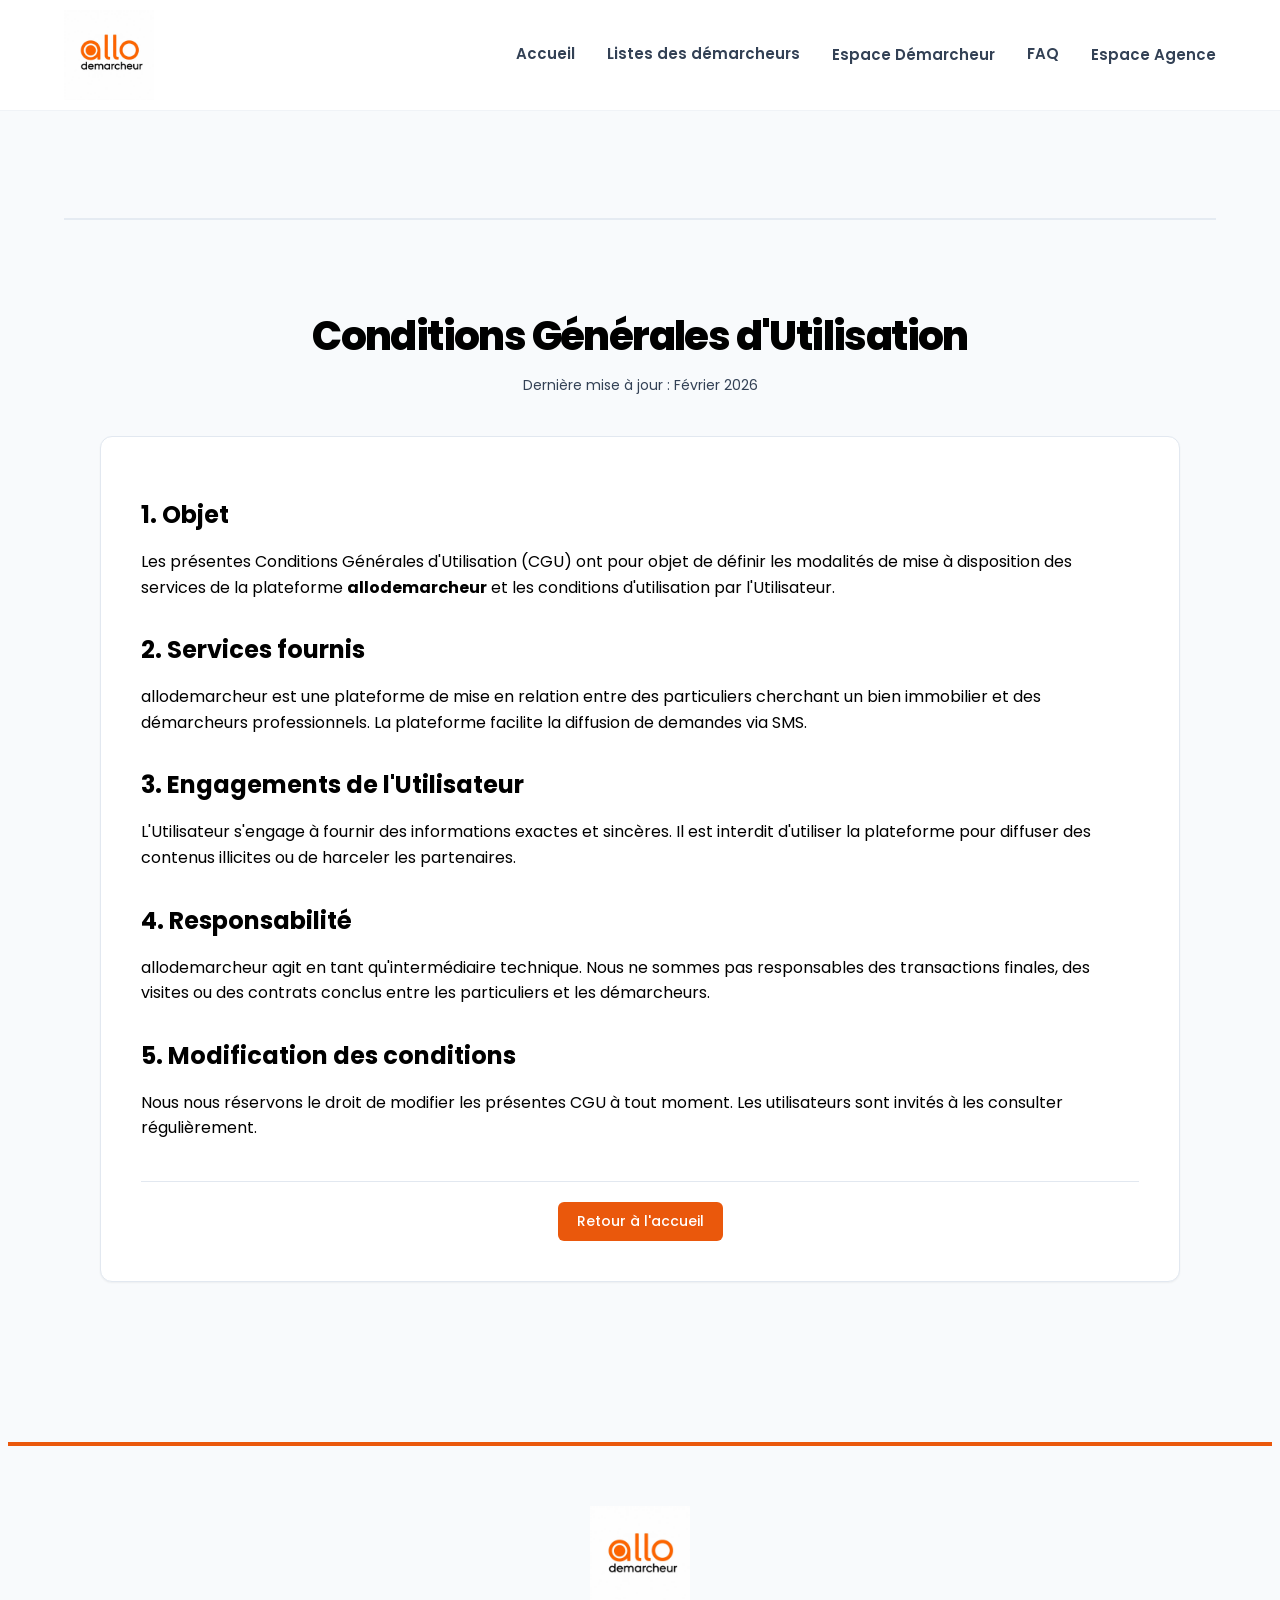
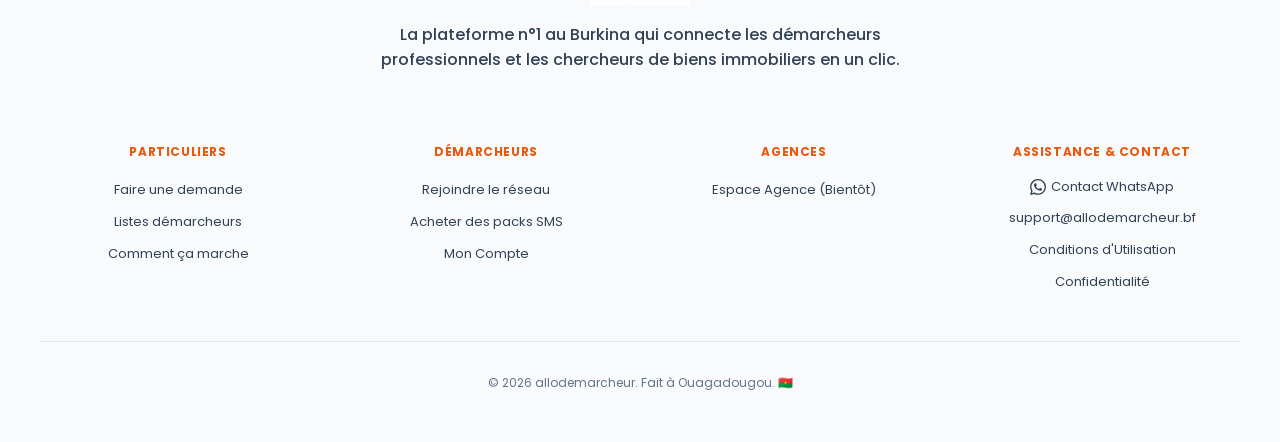
<file: cgu.html>
<!DOCTYPE html>
<html lang="fr">
<head>
    <meta charset="UTF-8">
    <meta name="viewport" content="width=device-width, initial-scale=1.0">
    <title>Conditions Générales d'Utilisation | allodemarcheur - Burkina Faso</title>

    <!-- SEO Meta Tags -->
    <meta name="description" content="Consultez les conditions générales d'utilisation d'allodemarcheur. Les règles et engagements pour l'utilisation de notre plateforme de mise en relation immobilière au Burkina Faso.">
    <meta name="keywords" content="CGU, conditions utilisation, allodemarcheur, immobilier, Burkina Faso, règlement">
    <meta name="author" content="allodemarcheur">
    <meta name="robots" content="index, follow">

    <!-- Open Graph / Facebook -->
    <meta property="og:type" content="website">
    <meta property="og:url" content="https://allodemarcheur.bf/cgu.html">
    <meta property="og:title" content="Conditions Générales d'Utilisation | allodemarcheur">
    <meta property="og:description" content="Lisez les conditions d'utilisation de la plateforme allodemarcheur.">
    <meta property="og:image" content="https://allodemarcheur.bf/allodemarcheur.webp">

    <!-- Twitter -->
    <meta property="twitter:card" content="summary_large_image">
    <meta property="twitter:url" content="https://allodemarcheur.bf/cgu.html">
    <meta property="twitter:title" content="Conditions Générales d'Utilisation | allodemarcheur">
    <meta property="twitter:description" content="Lisez les conditions d'utilisation de la plateforme allodemarcheur.">
    <meta property="twitter:image" content="https://allodemarcheur.bf/allodemarcheur.webp">

    <!-- Favicon -->
    <link rel="icon" type="image/jpeg" href="allodemarcheur.webp">
    <!-- Google Fonts: Poppins -->
    <link rel="preconnect" href="https://fonts.googleapis.com">
    <link rel="preconnect" href="https://fonts.gstatic.com" crossorigin>
    <link href="https://fonts.googleapis.com/css2?family=Poppins:wght@300;400;500;600;700&display=swap" rel="stylesheet">
    <!-- Link to Custom Stylesheet -->
    <link rel="stylesheet" href="style.css">
</head>
<body>

    <!-- Header Navigation -->
    <header class="main-header">
        <div class="header-container">
            <div class="logo-area">
                <a href="index.html">
                    <img src="allodemarcheur.webp" alt="Logo allodemarcheur" class="logo-img">
                </a>
            </div>

            <!-- Hamburger Menu for Mobile -->
            <button class="menu-toggle" id="menu-toggle" aria-label="Menu">
                <svg viewBox="0 0 24 24" fill="none" stroke="currentColor" stroke-width="2">
                    <line x1="3" y1="12" x2="21" y2="12"></line>
                    <line x1="3" y1="6" x2="21" y2="6"></line>
                    <line x1="3" y1="18" x2="21" y2="18"></line>
                </svg>
            </button>

            <!-- Navigation Links -->
            <nav class="nav-links" id="nav-links">
                <a href="index.html" class="nav-link">Accueil</a>
                <a href="annuaires.html" class="nav-link">Listes des démarcheurs</a>
                <div class="nav-dropdown">
                    <a href="demarcheur.html" class="nav-link">Espace Démarcheur</a>
                    <div class="dropdown-content">
                        <a href="demarcheur.html#broker-register-form-container">S'inscrire</a>
                        <a href="demarcheur.html#packs">Payer un pack</a>
                        <a href="demarcheur.html#dashboard">Voir son solde</a>
                    </div>
                </div>
                <a href="faq.html" class="nav-link">FAQ</a>
                <div class="nav-dropdown">
                    <a href="#" class="nav-link">Espace Agence</a>
                    <div class="dropdown-content">
                        <a href="#">Bientôt disponible</a>
                    </div>
                </div>
            </nav>
        </div>
    </header>

    <!-- Main Content Area -->
    <main class="content-wrapper">
        <section class="legal-section">
            <div class="section-header">
                <h1 class="hero-title" style="font-size: 2.5rem; margin-bottom: 16px;">Conditions Générales d'Utilisation</h1>
                <p class="section-subtitle">Dernière mise à jour : Février 2026</p>
            </div>

            <div class="legal-content">
                <div class="legal-card">

                    <section>
                        <h2>1. Objet</h2>
                        <p>Les présentes Conditions Générales d'Utilisation (CGU) ont pour objet de définir les modalités de mise à disposition des services de la plateforme <strong>allodemarcheur</strong> et les conditions d'utilisation par l'Utilisateur.</p>
                    </section>

                    <section>
                        <h2>2. Services fournis</h2>
                        <p>allodemarcheur est une plateforme de mise en relation entre des particuliers cherchant un bien immobilier et des démarcheurs professionnels. La plateforme facilite la diffusion de demandes via SMS.</p>
                    </section>

                    <section>
                        <h2>3. Engagements de l'Utilisateur</h2>
                        <p>L'Utilisateur s'engage à fournir des informations exactes et sincères. Il est interdit d'utiliser la plateforme pour diffuser des contenus illicites ou de harceler les partenaires.</p>
                    </section>

                    <section>
                        <h2>4. Responsabilité</h2>
                        <p>allodemarcheur agit en tant qu'intermédiaire technique. Nous ne sommes pas responsables des transactions finales, des visites ou des contrats conclus entre les particuliers et les démarcheurs.</p>
                    </section>

                    <section>
                        <h2>5. Modification des conditions</h2>
                        <p>Nous nous réservons le droit de modifier les présentes CGU à tout moment. Les utilisateurs sont invités à les consulter régulièrement.</p>
                    </section>

                    <div style="margin-top: 40px; padding-top: 20px; border-top: 1px solid var(--color-border); text-align: center;">
                        <a href="index.html" class="btn btn-primary">Retour à l'accueil</a>
                    </div>
                </div>
            </div>
        </section>
    </main>

    <!-- Footer -->
    <footer class="main-footer">
        <div class="footer-container">
            <div class="footer-branding">
                <div class="logo-area">
                    <img src="allodemarcheur.webp" alt="Logo allodemarcheur" class="logo-img footer-logo">
                </div>
                <p class="footer-tagline">La plateforme n°1 au Burkina qui connecte les démarcheurs professionnels et les chercheurs de biens immobiliers en un clic.</p>
            </div>
            <div class="footer-links">
                <div class="link-group">
                    <h5 class="link-group-title">Particuliers</h5>
                    <ul>
                        <li><a href="index.html">Faire une demande</a></li>
                        <li><a href="annuaires.html">Listes démarcheurs</a></li>
                        <li><a href="faq.html">Comment ça marche</a></li>
                    </ul>
                </div>
                <div class="link-group">
                    <h5 class="link-group-title">Démarcheurs</h5>
                    <ul>
                        <li><a href="demarcheur.html">Rejoindre le réseau</a></li>
                        <li><a href="demarcheur.html#packs">Acheter des packs SMS</a></li>
                        <li><a href="demarcheur.html#dashboard">Mon Compte</a></li>
                    </ul>
                </div>
                <div class="link-group">
                    <h5 class="link-group-title">Agences</h5>
                    <ul>
                        <li><a href="#">Espace Agence (Bientôt)</a></li>
                    </ul>
                </div>
                <div class="link-group">
                    <h5 class="link-group-title">Assistance & Contact</h5>
                    <ul>
                        <li><a href="https://wa.me/22600000000" target="_blank" style="display: flex; align-items: center; justify-content: center; gap: 5px;">
                            <svg width="16" height="16" viewBox="0 0 24 24" fill="currentColor"><path d="M17.472 14.382c-.297-.149-1.758-.867-2.03-.967-.273-.099-.471-.148-.67.15-.197.297-.767.966-.94 1.164-.173.199-.347.223-.644.075-.297-.15-1.255-.463-2.39-1.475-.883-.788-1.48-1.761-1.653-2.059-.173-.297-.018-.458.13-.606.134-.133.298-.347.446-.52.149-.174.198-.298.298-.497.099-.198.05-.371-.025-.52-.075-.149-.669-1.612-.916-2.207-.242-.579-.487-.5-.669-.51-.173-.008-.371-.01-.57-.01-.198 0-.52.074-.792.372-.272.297-1.04 1.016-1.04 2.479 0 1.462 1.065 2.875 1.213 3.074.149.198 2.096 3.2 5.077 4.487.709.306 1.262.489 1.694.625.712.227 1.36.195 1.871.118.571-.085 1.758-.719 2.006-1.413.248-.694.248-1.289.173-1.413-.074-.124-.272-.198-.57-.347m-5.421 7.403h-.004a9.87 9.87 0 01-5.031-1.378l-.361-.214-3.741.982.998-3.648-.235-.374a9.86 9.86 0 01-1.51-5.26c.001-5.45 4.436-9.884 9.888-9.884 2.64 0 5.122 1.03 6.988 2.898a9.825 9.825 0 012.893 6.994c-.003 5.45-4.437 9.884-9.885 9.884m8.413-18.297A11.815 11.815 0 0012.05 0C5.495 0 .16 5.335.157 11.892c0 2.096.547 4.142 1.588 5.945L.057 24l6.305-1.654a11.882 11.882 0 005.683 1.448h.005c6.554 0 11.89-5.335 11.893-11.893a11.821 11.821 0 00-3.48-8.413Z"/></svg>
                            Contact WhatsApp
                        </a></li>
                        <li><a href="mailto:support@allodemarcheur.bf">support@allodemarcheur.bf</a></li>
                        <li><a href="cgu.html">Conditions d'Utilisation</a></li>
                        <li><a href="confidentialite.html">Confidentialité</a></li>
                    </ul>
                </div>
            </div>
            <div class="footer-bottom">
                <p>&copy; 2026 allodemarcheur. Fait à Ouagadougou. 🇧🇫</p>
            </div>
        </div>
    </footer>

    <script src="app.js"></script>
</body>
</html>
</file>
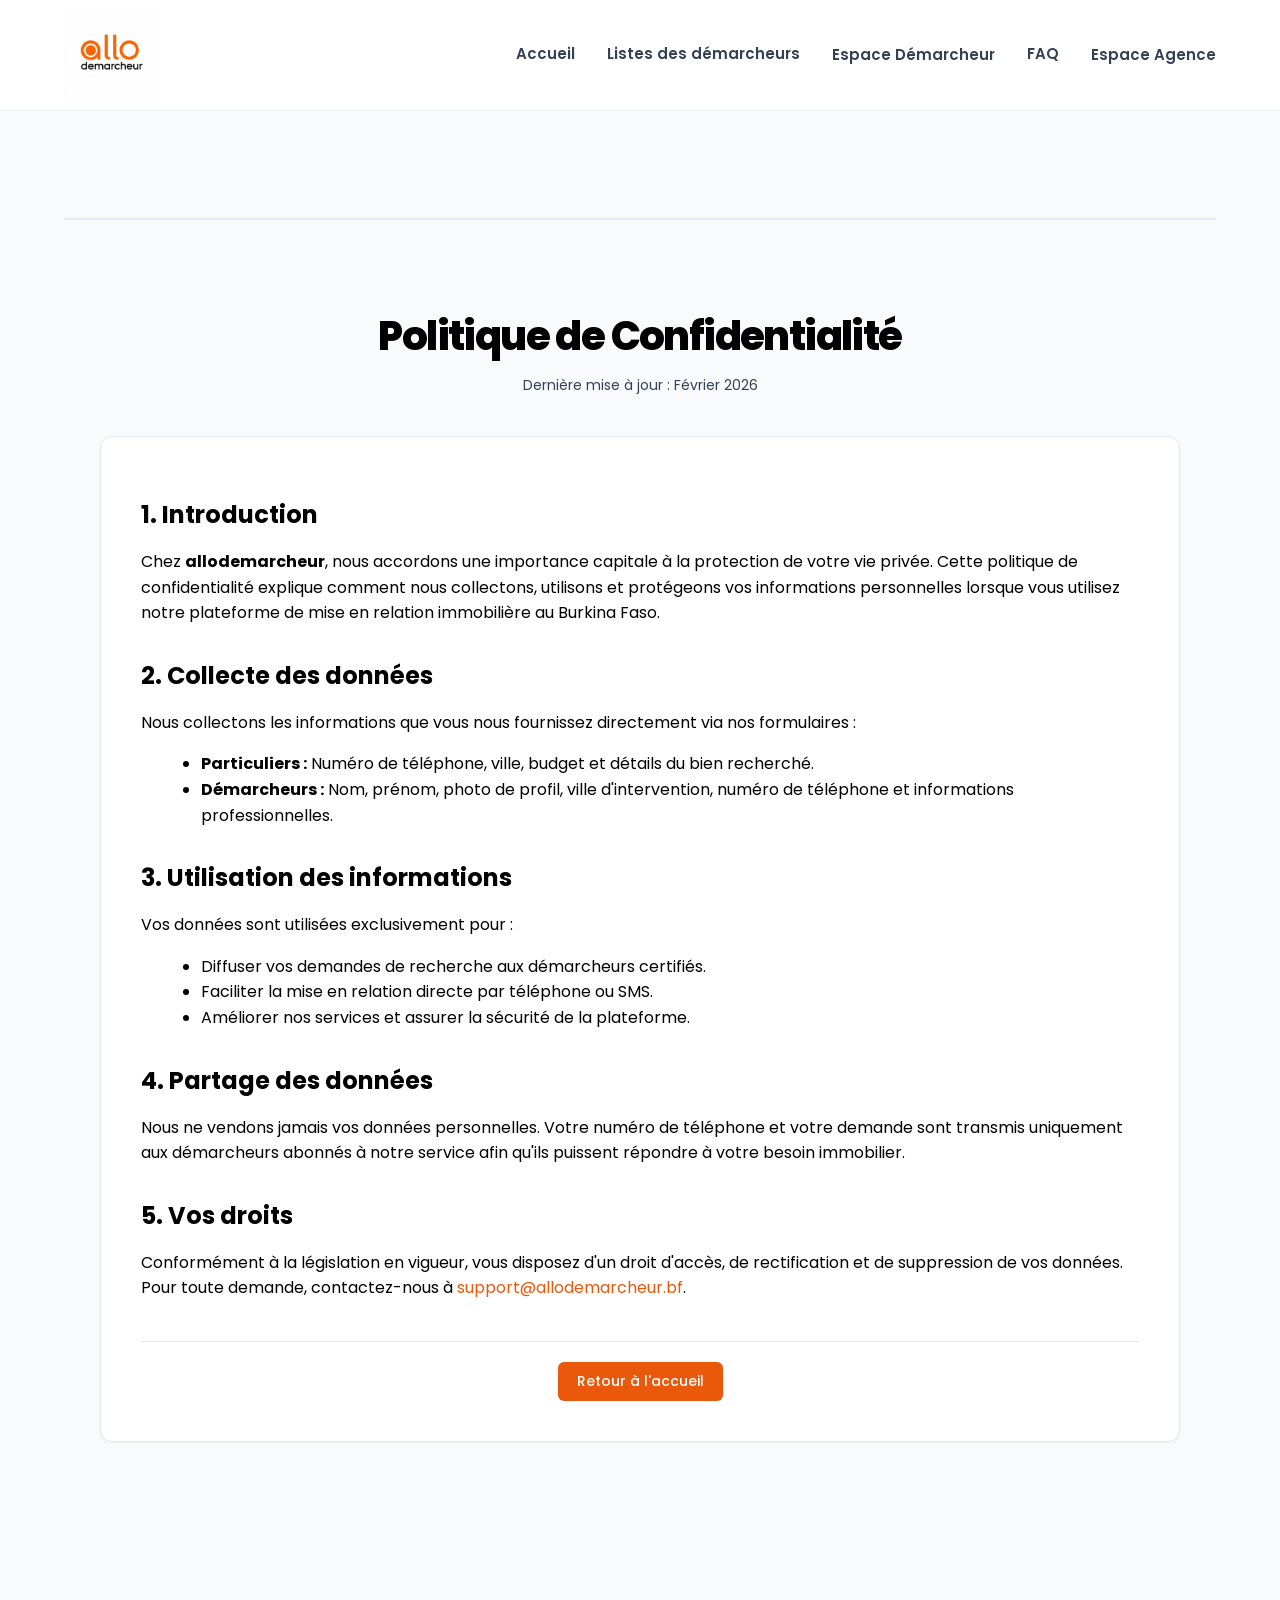
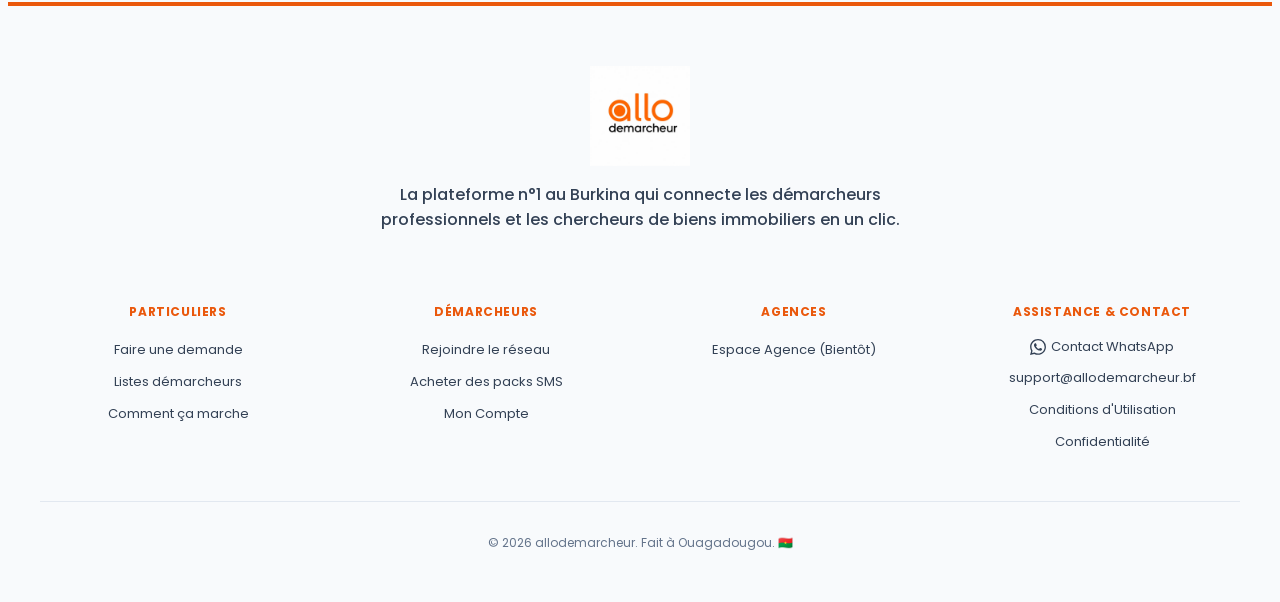
<file: confidentialite.html>
<!DOCTYPE html>
<html lang="fr">
<head>
    <meta charset="UTF-8">
    <meta name="viewport" content="width=device-width, initial-scale=1.0">
    <title>Politique de Confidentialité | allodemarcheur - Immobilier au Burkina Faso</title>

    <!-- Primary Meta Tags -->
    <meta name="title" content="Politique de Confidentialité | allodemarcheur">
    <meta name="description" content="Consultez la politique de confidentialité d'allodemarcheur. Nous nous engageons à protéger vos données personnelles sur la plateforme n°1 de mise en relation immobilière au Burkina Faso.">
    <meta name="keywords" content="confidentialité, données personnelles, protection, allodemarcheur, Burkina Faso, immobilier, Ouagadougou">
    <meta name="author" content="allodemarcheur">
    <meta name="robots" content="index, follow">

    <!-- Open Graph / Facebook -->
    <meta property="og:type" content="website">
    <meta property="og:url" content="https://allodemarcheur.bf/confidentialite.html">
    <meta property="og:title" content="Politique de Confidentialité | allodemarcheur">
    <meta property="og:description" content="Découvrez comment allodemarcheur protège vos informations et respecte votre vie privée.">
    <meta property="og:image" content="https://allodemarcheur.bf/allodemarcheur.webp">

    <!-- Twitter -->
    <meta property="twitter:card" content="summary_large_image">
    <meta property="twitter:url" content="https://allodemarcheur.bf/confidentialite.html">
    <meta property="twitter:title" content="Politique de Confidentialité | allodemarcheur">
    <meta property="twitter:description" content="Découvrez comment allodemarcheur protège vos informations et respecte votre vie privée.">
    <meta property="twitter:image" content="https://allodemarcheur.bf/allodemarcheur.webp">

    <!-- Favicon -->
    <link rel="icon" type="image/jpeg" href="allodemarcheur.webp">
    <!-- Google Fonts: Poppins -->
    <link rel="preconnect" href="https://fonts.googleapis.com">
    <link rel="preconnect" href="https://fonts.gstatic.com" crossorigin>
    <link href="https://fonts.googleapis.com/css2?family=Poppins:wght@300;400;500;600;700&display=swap" rel="stylesheet">
    <!-- Link to Custom Stylesheet -->
    <link rel="stylesheet" href="style.css">
</head>
<body>

    <!-- Header Navigation -->
    <header class="main-header">
        <div class="header-container">
            <div class="logo-area">
                <a href="index.html">
                    <img src="allodemarcheur.webp" alt="Logo allodemarcheur" class="logo-img">
                </a>
            </div>

            <!-- Hamburger Menu for Mobile -->
            <button class="menu-toggle" id="menu-toggle" aria-label="Menu">
                <svg viewBox="0 0 24 24" fill="none" stroke="currentColor" stroke-width="2">
                    <line x1="3" y1="12" x2="21" y2="12"></line>
                    <line x1="3" y1="6" x2="21" y2="6"></line>
                    <line x1="3" y1="18" x2="21" y2="18"></line>
                </svg>
            </button>

            <!-- Navigation Links -->
            <nav class="nav-links" id="nav-links">
                <a href="index.html" class="nav-link">Accueil</a>
                <a href="annuaires.html" class="nav-link">Listes des démarcheurs</a>
                <div class="nav-dropdown">
                    <a href="demarcheur.html" class="nav-link">Espace Démarcheur</a>
                    <div class="dropdown-content">
                        <a href="demarcheur.html#broker-register-form-container">S'inscrire</a>
                        <a href="demarcheur.html#packs">Payer un pack</a>
                        <a href="demarcheur.html#dashboard">Voir son solde</a>
                    </div>
                </div>
                <a href="faq.html" class="nav-link">FAQ</a>
                <div class="nav-dropdown">
                    <a href="#" class="nav-link">Espace Agence</a>
                    <div class="dropdown-content">
                        <a href="#">Bientôt disponible</a>
                    </div>
                </div>
            </nav>
        </div>
    </header>

    <!-- Main Content Area -->
    <main class="content-wrapper">
        <section class="legal-section">
            <div class="section-header">
                <h1 class="hero-title" style="font-size: 2.5rem; margin-bottom: 16px;">Politique de Confidentialité</h1>
                <p class="section-subtitle">Dernière mise à jour : Février 2026</p>
            </div>

            <div class="legal-content">
                <div class="legal-card">

                    <section>
                        <h2>1. Introduction</h2>
                        <p>Chez <strong>allodemarcheur</strong>, nous accordons une importance capitale à la protection de votre vie privée. Cette politique de confidentialité explique comment nous collectons, utilisons et protégeons vos informations personnelles lorsque vous utilisez notre plateforme de mise en relation immobilière au Burkina Faso.</p>
                    </section>

                    <section>
                        <h2>2. Collecte des données</h2>
                        <p>Nous collectons les informations que vous nous fournissez directement via nos formulaires :</p>
                        <ul>
                            <li><strong>Particuliers :</strong> Numéro de téléphone, ville, budget et détails du bien recherché.</li>
                            <li><strong>Démarcheurs :</strong> Nom, prénom, photo de profil, ville d'intervention, numéro de téléphone et informations professionnelles.</li>
                        </ul>
                    </section>

                    <section>
                        <h2>3. Utilisation des informations</h2>
                        <p>Vos données sont utilisées exclusivement pour :</p>
                        <ul>
                            <li>Diffuser vos demandes de recherche aux démarcheurs certifiés.</li>
                            <li>Faciliter la mise en relation directe par téléphone ou SMS.</li>
                            <li>Améliorer nos services et assurer la sécurité de la plateforme.</li>
                        </ul>
                    </section>

                    <section>
                        <h2>4. Partage des données</h2>
                        <p>Nous ne vendons jamais vos données personnelles. Votre numéro de téléphone et votre demande sont transmis uniquement aux démarcheurs abonnés à notre service afin qu'ils puissent répondre à votre besoin immobilier.</p>
                    </section>

                    <section>
                        <h2>5. Vos droits</h2>
                        <p>Conformément à la législation en vigueur, vous disposez d'un droit d'accès, de rectification et de suppression de vos données. Pour toute demande, contactez-nous à <a href="mailto:support@allodemarcheur.bf" style="color: var(--color-primary);">support@allodemarcheur.bf</a>.</p>
                    </section>

                    <div style="margin-top: 40px; padding-top: 20px; border-top: 1px solid var(--color-border); text-align: center;">
                        <a href="index.html" class="btn btn-primary">Retour à l'accueil</a>
                    </div>
                </div>
            </div>
        </section>
    </main>

    <!-- Footer -->
    <footer class="main-footer">
        <div class="footer-container">
            <div class="footer-branding">
                <div class="logo-area">
                    <img src="allodemarcheur.webp" alt="Logo allodemarcheur" class="logo-img footer-logo">
                </div>
                <p class="footer-tagline">La plateforme n°1 au Burkina qui connecte les démarcheurs professionnels et les chercheurs de biens immobiliers en un clic.</p>
            </div>
            <div class="footer-links">
                <div class="link-group">
                    <h5 class="link-group-title">Particuliers</h5>
                    <ul>
                        <li><a href="index.html">Faire une demande</a></li>
                        <li><a href="annuaires.html">Listes démarcheurs</a></li>
                        <li><a href="faq.html">Comment ça marche</a></li>
                    </ul>
                </div>
                <div class="link-group">
                    <h5 class="link-group-title">Démarcheurs</h5>
                    <ul>
                        <li><a href="demarcheur.html">Rejoindre le réseau</a></li>
                        <li><a href="demarcheur.html#packs">Acheter des packs SMS</a></li>
                        <li><a href="demarcheur.html#dashboard">Mon Compte</a></li>
                    </ul>
                </div>
                <div class="link-group">
                    <h5 class="link-group-title">Agences</h5>
                    <ul>
                        <li><a href="#">Espace Agence (Bientôt)</a></li>
                    </ul>
                </div>
                <div class="link-group">
                    <h5 class="link-group-title">Assistance & Contact</h5>
                    <ul>
                        <li><a href="https://wa.me/22600000000" target="_blank" style="display: flex; align-items: center; justify-content: center; gap: 5px;">
                            <svg width="16" height="16" viewBox="0 0 24 24" fill="currentColor"><path d="M17.472 14.382c-.297-.149-1.758-.867-2.03-.967-.273-.099-.471-.148-.67.15-.197.297-.767.966-.94 1.164-.173.199-.347.223-.644.075-.297-.15-1.255-.463-2.39-1.475-.883-.788-1.48-1.761-1.653-2.059-.173-.297-.018-.458.13-.606.134-.133.298-.347.446-.52.149-.174.198-.298.298-.497.099-.198.05-.371-.025-.52-.075-.149-.669-1.612-.916-2.207-.242-.579-.487-.5-.669-.51-.173-.008-.371-.01-.57-.01-.198 0-.52.074-.792.372-.272.297-1.04 1.016-1.04 2.479 0 1.462 1.065 2.875 1.213 3.074.149.198 2.096 3.2 5.077 4.487.709.306 1.262.489 1.694.625.712.227 1.36.195 1.871.118.571-.085 1.758-.719 2.006-1.413.248-.694.248-1.289.173-1.413-.074-.124-.272-.198-.57-.347m-5.421 7.403h-.004a9.87 9.87 0 01-5.031-1.378l-.361-.214-3.741.982.998-3.648-.235-.374a9.86 9.86 0 01-1.51-5.26c.001-5.45 4.436-9.884 9.888-9.884 2.64 0 5.122 1.03 6.988 2.898a9.825 9.825 0 012.893 6.994c-.003 5.45-4.437 9.884-9.885 9.884m8.413-18.297A11.815 11.815 0 0012.05 0C5.495 0 .16 5.335.157 11.892c0 2.096.547 4.142 1.588 5.945L.057 24l6.305-1.654a11.882 11.882 0 005.683 1.448h.005c6.554 0 11.89-5.335 11.893-11.893a11.821 11.821 0 00-3.48-8.413Z"/></svg>
                            Contact WhatsApp
                        </a></li>
                        <li><a href="mailto:support@allodemarcheur.bf">support@allodemarcheur.bf</a></li>
                        <li><a href="cgu.html">Conditions d'Utilisation</a></li>
                        <li><a href="confidentialite.html">Confidentialité</a></li>
                    </ul>
                </div>
            </div>
            <div class="footer-bottom">
                <p>&copy; 2026 allodemarcheur. Fait à Ouagadougou. 🇧🇫</p>
            </div>
        </div>
    </footer>

    <script src="app.js"></script>
</body>
</html>
</file>
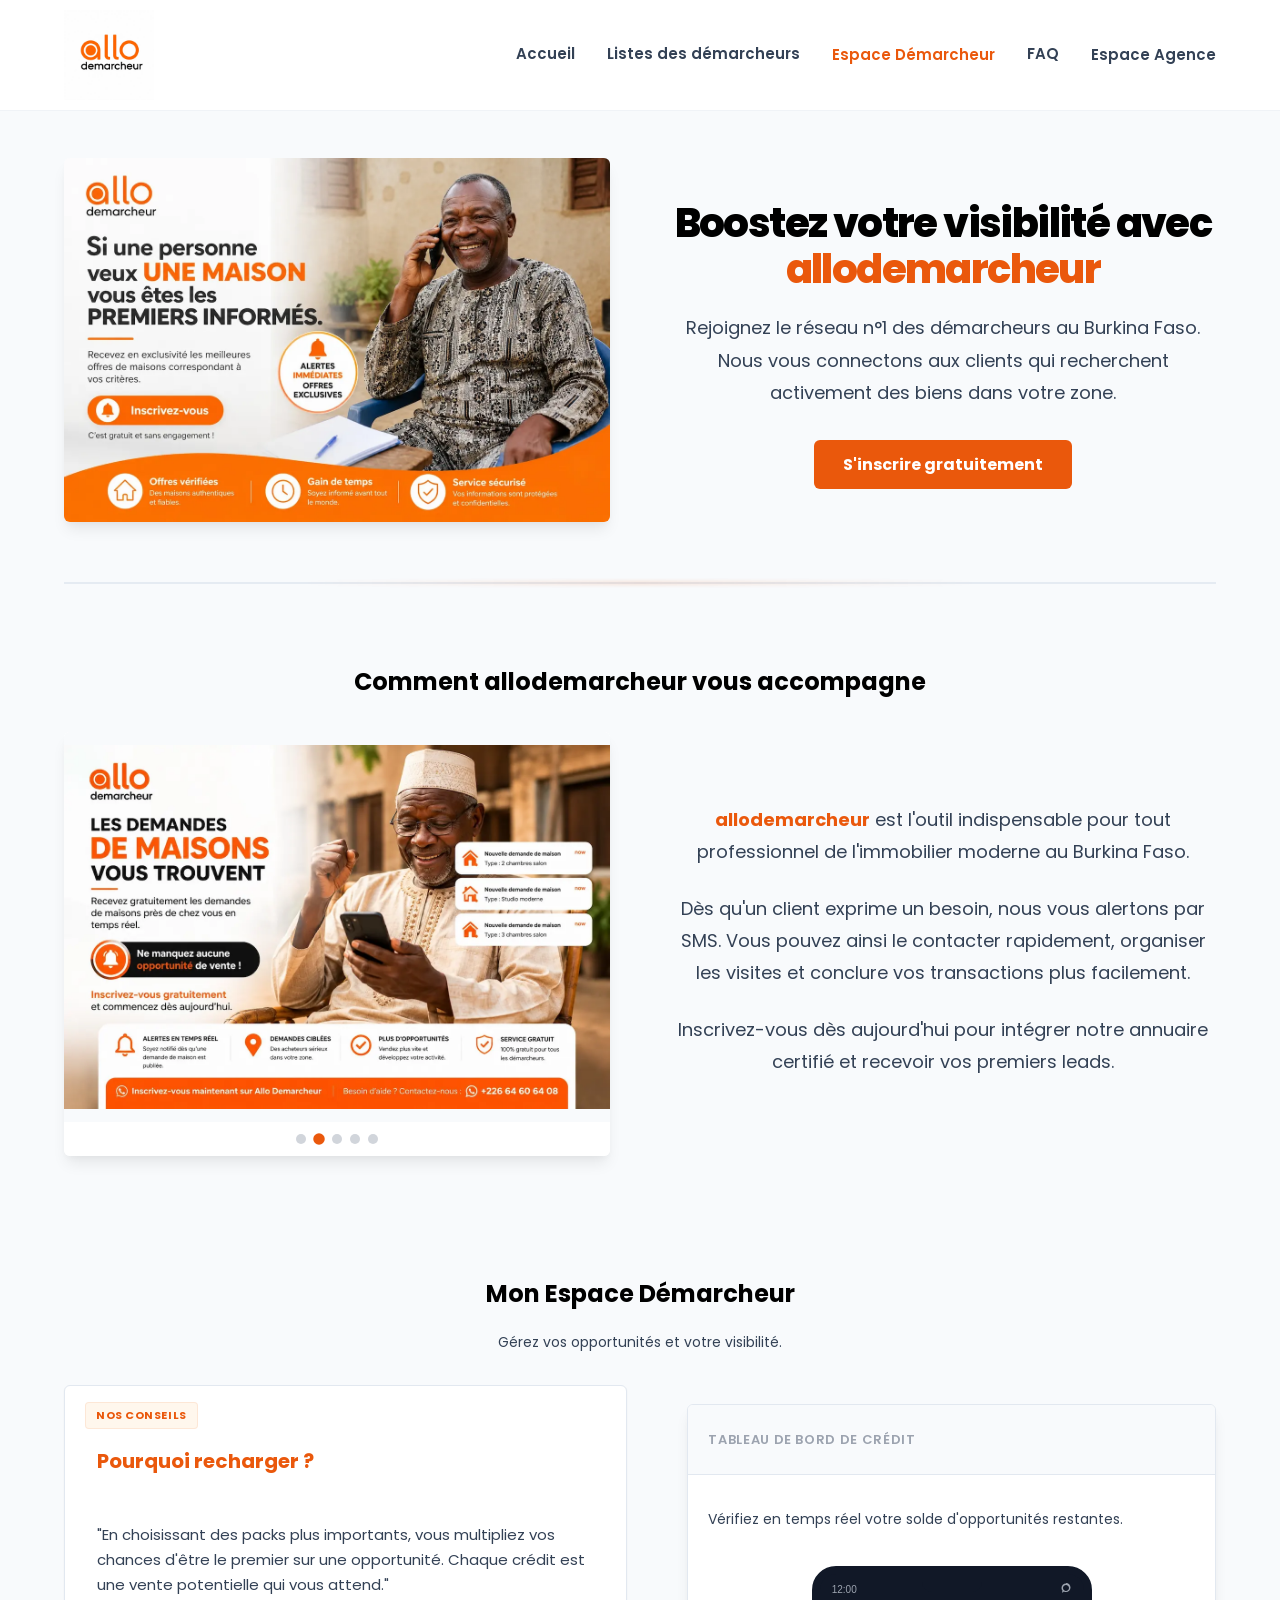
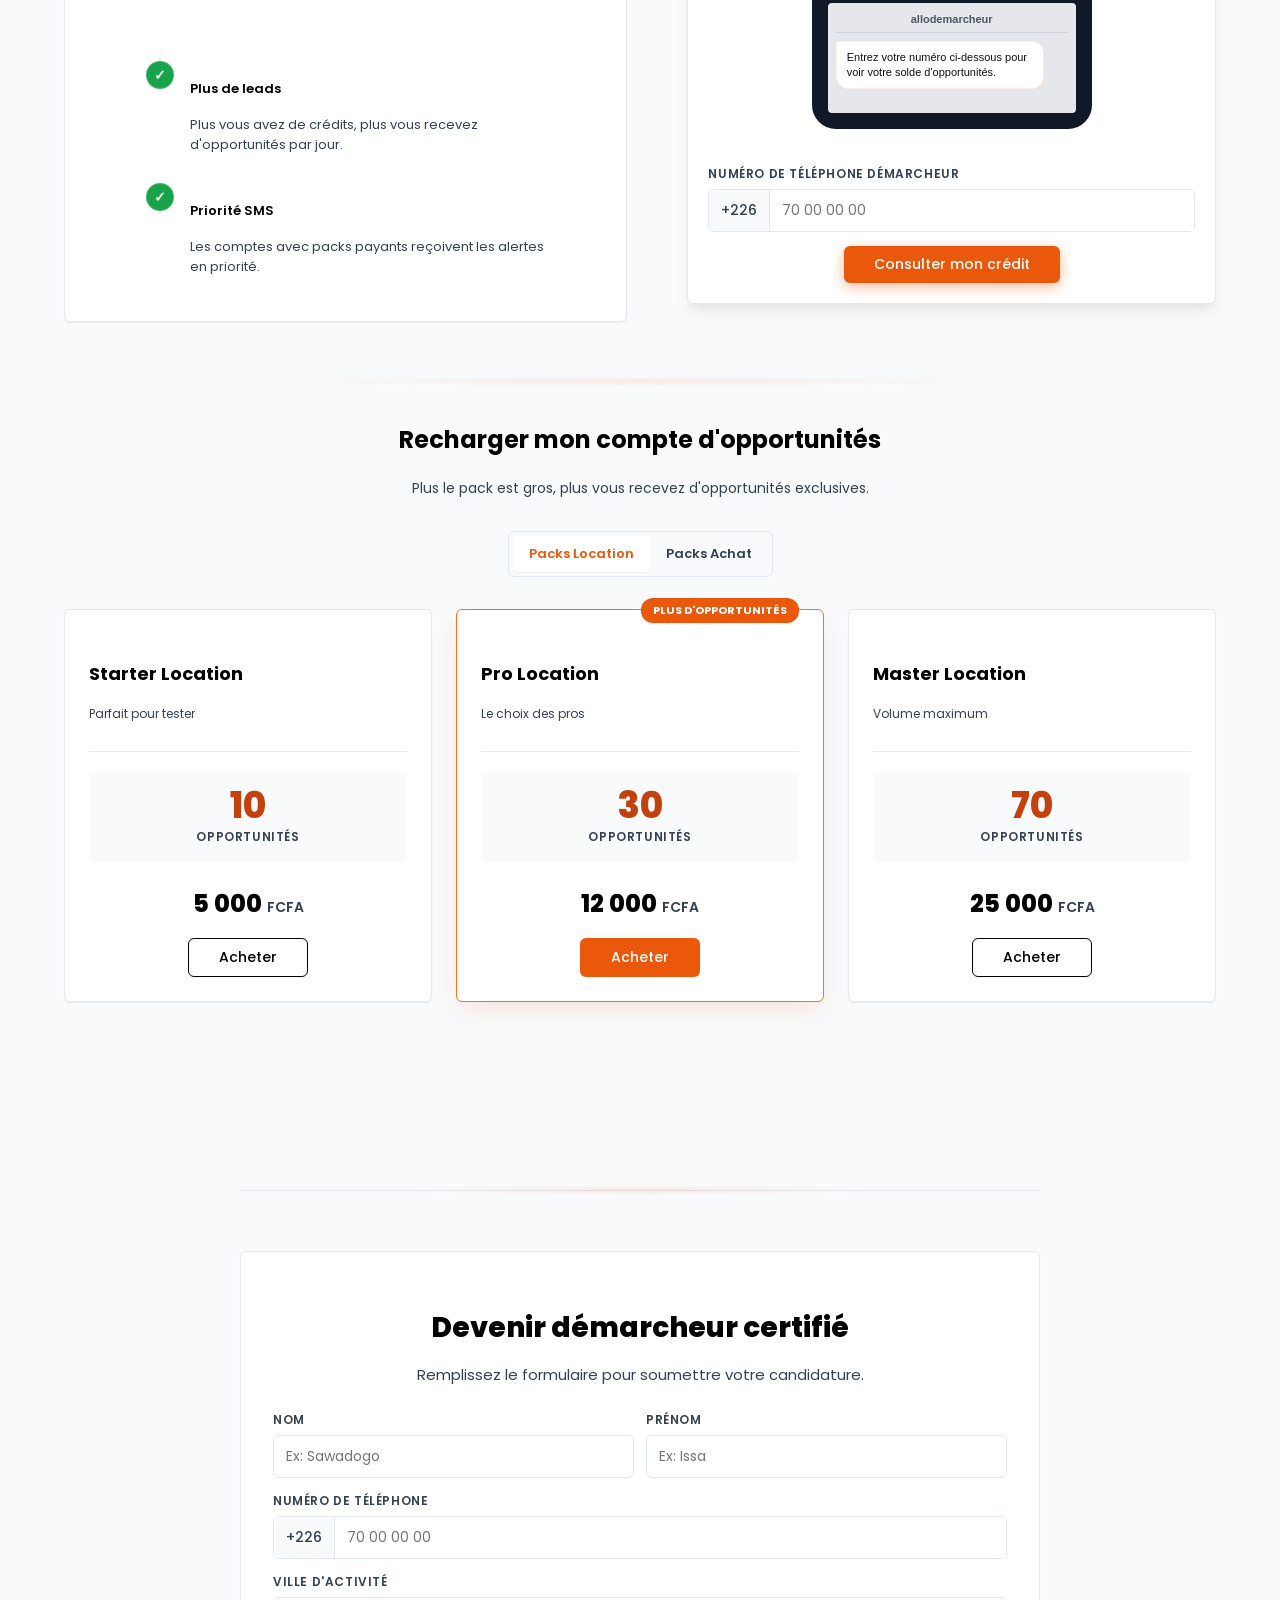
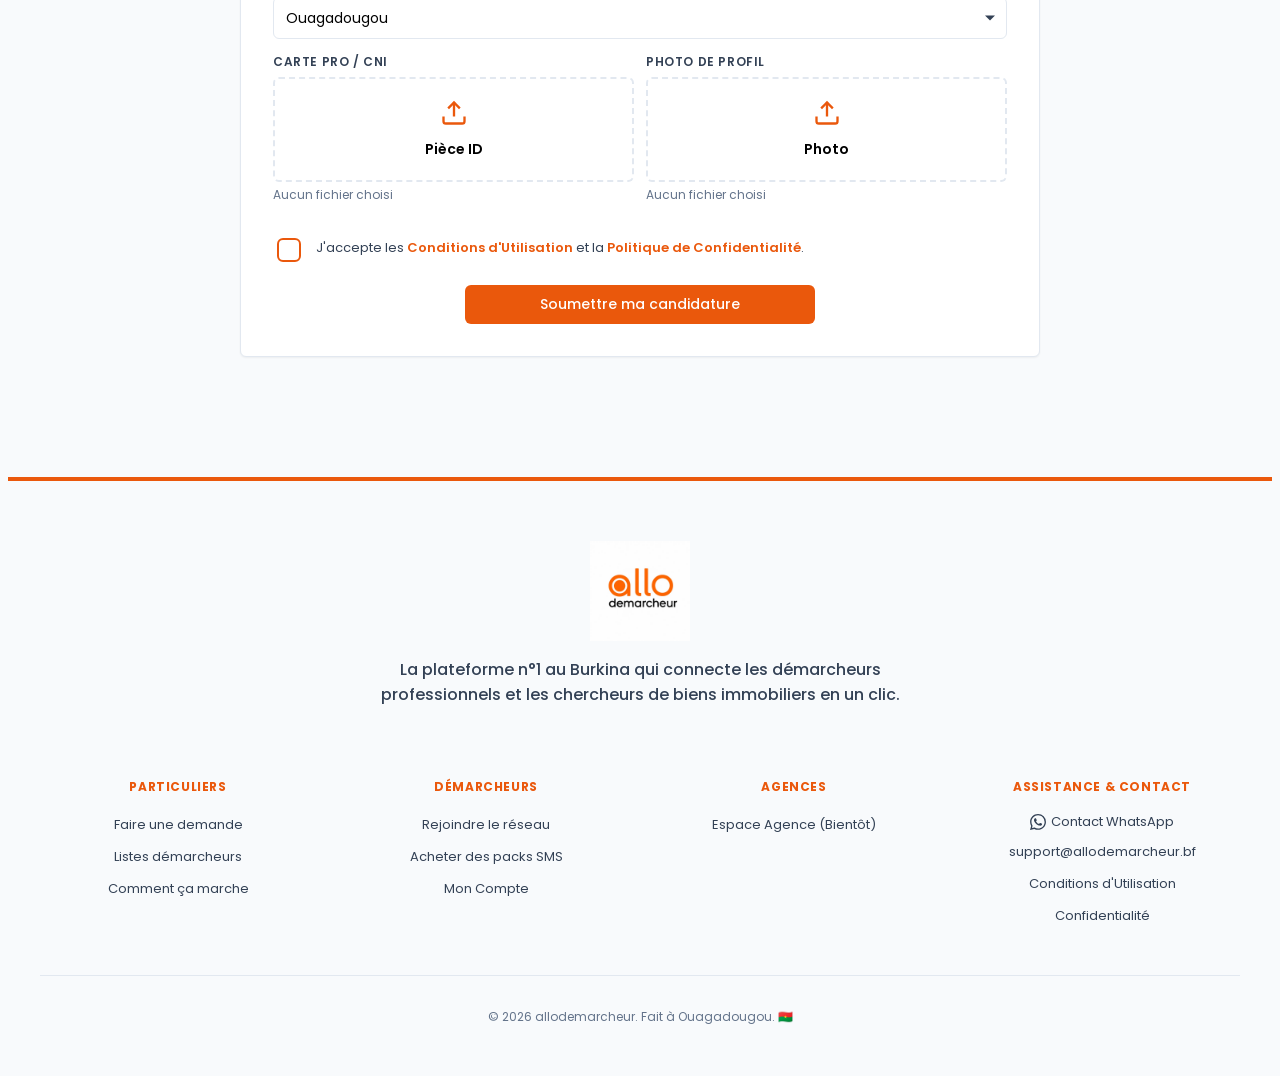
<file: demarcheur.html>
<!DOCTYPE html>
<html lang="fr">
<head>
    <meta charset="UTF-8">
    <meta name="viewport" content="width=device-width, initial-scale=1.0">
    <title>Devenir Démarcheur Certifié | allodemarcheur - Burkina Faso</title>

    <!-- SEO Meta Tags -->
    <meta name="description" content="Rejoignez le réseau n°1 de démarcheurs immobiliers au Burkina Faso. Recevez des leads qualifiés par SMS et développez votre activité immobilière rapidement.">
    <meta name="keywords" content="démarcheur immobilier, emploi immobilier Burkina, leads immobiliers, allodemarcheur, Ouagadougou">
    <meta name="author" content="allodemarcheur">
    <meta name="robots" content="index, follow">

    <!-- Open Graph / Facebook -->
    <meta property="og:type" content="website">
    <meta property="og:url" content="https://allodemarcheur.bf/demarcheur.html">
    <meta property="og:title" content="Boostez votre activité de Démarcheur | allodemarcheur">
    <meta property="og:description" content="Recevez des clients qualifiés directement sur votre téléphone. Inscription gratuite pour les professionnels.">
    <meta property="og:image" content="https://allodemarcheur.bf/allodemarcheur.webp">

    <!-- Twitter -->
    <meta property="twitter:card" content="summary_large_image">
    <meta property="twitter:url" content="https://allodemarcheur.bf/demarcheur.html">
    <meta property="twitter:title" content="Boostez votre activité de Démarcheur | allodemarcheur">
    <meta property="twitter:description" content="Recevez des clients qualifiés directement sur votre téléphone. Inscription gratuite pour les professionnels.">
    <meta property="twitter:image" content="https://allodemarcheur.bf/allodemarcheur.webp">

    <!-- Favicon -->
    <link rel="icon" type="image/jpeg" href="allodemarcheur.webp">
    <!-- Google Fonts: Poppins -->
    <link rel="preconnect" href="https://fonts.googleapis.com">
    <link rel="preconnect" href="https://fonts.gstatic.com" crossorigin>
    <link href="https://fonts.googleapis.com/css2?family=Poppins:wght@300;400;500;600;700&display=swap" rel="stylesheet">
    <!-- Link to Custom Stylesheet -->
    <link rel="stylesheet" href="style.css">
</head>
<body>

    <!-- Header Navigation -->
    <header class="main-header">
        <div class="header-container">
            <div class="logo-area">
                <a href="index.html">
                    <img src="allodemarcheur.webp" alt="Logo allodemarcheur" class="logo-img">
                </a>
            </div>

            <!-- Hamburger Menu for Mobile -->
            <button class="menu-toggle" id="menu-toggle" aria-label="Menu">
                <svg viewBox="0 0 24 24" fill="none" stroke="currentColor" stroke-width="2">
                    <line x1="3" y1="12" x2="21" y2="12"></line>
                    <line x1="3" y1="6" x2="21" y2="6"></line>
                    <line x1="3" y1="18" x2="21" y2="18"></line>
                </svg>
            </button>

            <!-- Navigation Links -->
            <nav class="nav-links" id="nav-links">
                <a href="index.html" class="nav-link">Accueil</a>
                <a href="annuaires.html" class="nav-link">Listes des démarcheurs</a>
                <div class="nav-dropdown">
                    <a href="demarcheur.html" class="nav-link active">Espace Démarcheur</a>
                    <div class="dropdown-content">
                        <a href="demarcheur.html#broker-register-form-container">S'inscrire</a>
                        <a href="demarcheur.html#packs">Payer un pack</a>
                        <a href="demarcheur.html#dashboard">Voir son solde</a>
                    </div>
                </div>
                <a href="faq.html" class="nav-link">FAQ</a>
                <div class="nav-dropdown">
                    <a href="#" class="nav-link">Espace Agence</a>
                    <div class="dropdown-content">
                        <a href="#">Bientôt disponible</a>
                    </div>
                </div>
            </nav>
        </div>
    </header>

    <!-- Main Content Area -->
    <main class="content-wrapper">

        <!-- ==============================================
             BROKER VIEW (Démarcheur)
             ============================================== -->
        <section id="broker-view" class="view-section active">

            <!-- Hero Section -->
            <div class="presentation-container" style="margin-bottom: 60px;">
                <!-- Left: Image -->
                <div class="presentation-image-container">
                    <img src="images/uxdemarcheur4.webp" alt="Démarcheur Pro" class="visual-card-img" style="width: 100%; height: 100%;">
                </div>

                <!-- Right: Text -->
                <div class="presentation-text" style="text-align: center;">
                    <h1 class="hero-title" style="text-align: center; font-size: 2.5rem; margin-bottom: 20px;">Boostez votre visibilité avec <span style="color: var(--color-primary)">allodemarcheur</span></h1>
                    <p class="hero-paragraph" style="text-align: center; margin-left: auto; margin-right: auto; max-width: 100%;">
                        Rejoignez le réseau n°1 des démarcheurs au Burkina Faso. Nous vous connectons aux clients qui recherchent activement des biens dans votre zone.
                    </p>
                    <div class="hero-actions" style="display: flex; justify-content: center; margin-top: 30px;">
                        <a href="#broker-register-form-container" class="btn btn-primary btn-lg">
                            <span class="pulse-text">S'inscrire gratuitement</span>
                        </a>
                    </div>
                </div>
            </div>

            <!-- Section: Présentation -->
            <section class="presentation-section">
                <div class="section-header">
                    <h2 class="section-title">Comment allodemarcheur vous accompagne</h2>
                </div>
                <div class="presentation-container">
                    <div class="presentation-image-container">
                        <div class="hero-carousel" aria-label="Galerie démarcheur">
                            <div class="hero-carousel-track">
                                <img src="images/uxdemarcheur1.webp" alt="Service immobilier" class="hero-carousel-slide visual-card-img active" style="width: 100%; height: 100%;">
                                <img src="images/uxdemarcheur2.webp" alt="Réseau démarcheur" class="hero-carousel-slide visual-card-img" style="width: 100%; height: 100%;">
                                <img src="images/uxdemarcheur3.webp" alt="Réseau démarcheur" class="hero-carousel-slide visual-card-img" style="width: 100%; height: 100%;">
                                <img src="images/uxdemarcheur4.webp" alt="Réseau démarcheur" class="hero-carousel-slide visual-card-img" style="width: 100%; height: 100%;">
                                
                            </div>
                            <div class="hero-carousel-dots">
                                <span class="hero-dot active" data-slide="0"></span>
                                <span class="hero-dot" data-slide="1"></span>
                                <span class="hero-dot" data-slide="2"></span>
                                <span class="hero-dot" data-slide="3"></span>
                                <span class="hero-dot" data-slide="4"></span>
                            </div>
                        </div>
                    </div>
                    <div class="presentation-text" style="text-align: center;">
                        <p><strong style="color: var(--color-primary)">allodemarcheur</strong> est l'outil indispensable pour tout professionnel de l'immobilier moderne au Burkina Faso.</p>
                        <p>Dès qu'un client exprime un besoin, nous vous alertons par SMS. Vous pouvez ainsi le contacter rapidement, organiser les visites et conclure vos transactions plus facilement.</p>
                        <p>Inscrivez-vous dès aujourd'hui pour intégrer notre annuaire certifié et recevoir vos premiers leads.</p>
                    </div>
                </div>
            </section>

            <!-- Section: Dashboard & Credits -->
            <section class="dashboard-section" id="dashboard" style="margin-top: 20px;">
                <div class="section-header">
                    <h2 class="section-title">Mon Espace Démarcheur</h2>
                    <p class="section-subtitle">Gérez vos opportunités et votre visibilité.</p>
                </div>

                <div class="presentation-container reverse">
                    <!-- Left: Dashboard Balance Widget (Now inside presentation container for consistency) -->
                    <div class="balance-dashboard-widget" style="width: 100%;">
                        <div class="widget-header-dark">
                            <h3 class="widget-title">Tableau de bord de crédit</h3>
                        </div>

                        <div class="widget-content">
                            <p style="font-size: 0.875rem; color: var(--color-text-muted); margin-bottom: 20px;">Vérifiez en temps réel votre solde d'opportunités restantes.</p>

                            <div class="phone-screen-frame">
                                <div class="phone-screen-header">
                                    <span class="phone-time">12:00</span>
                                    <div class="phone-icons-right">
                                        <svg viewBox="0 0 24 24" fill="currentColor" width="12" height="12"><path d="M12 3c-4.97 0-9 4.03-9 9 0 2.12.74 4.07 1.97 5.61L4.35 19.4c-.39.39-.39 1.02 0 1.41.39.39 1.02.39 1.41 0l1.9-1.9C9.22 19.58 10.57 20 12 20c4.97 0 9-4.03 9-9s-4.03-9-9-9zm0 15c-3.31 0-6-2.69-6-6s2.69-6 6-6 6 2.69 6 6-2.69 6-6 6z"/></svg>
                                    </div>
                                </div>
                                <div class="phone-screen-body">
                                    <div class="sms-app-header">
                                        <span class="sms-sender">allodemarcheur</span>
                                    </div>
                                    <div class="sms-bubbles-container" id="sms-container-preview">
                                        <div class="sms-bubble system-bubble">
                                            Entrez votre numéro ci-dessous pour voir votre solde d'opportunités.
                                        </div>
                                    </div>
                                </div>
                            </div>

                            <form id="check-balance-form" style="margin-top: 20px;">
                                <div class="form-group">
                                    <label for="balance-phone" class="form-label">Numéro de téléphone démarcheur</label>
                                    <div class="phone-input-wrapper">
                                        <span class="phone-prefix">+226</span>
                                        <input type="tel" id="balance-phone" placeholder="70 00 00 00" required pattern="[0-9]{8}" maxlength="8">
                                    </div>
                                </div>
                                <div style="display: flex; justify-content: center; margin-top: 10px;">
                                    <button type="submit" class="btn btn-primary glow-btn" style="padding-left: 30px; padding-right: 30px;">Consulter mon crédit</button>
                                </div>
                            </form>
                        </div>
                    </div>

                    <!-- Right: Quick info about credits -->
                    <div class="testimonial-card" style="width: 100%;">
                        <div class="testimonial-header-badge">NOS CONSEILS</div>
                        <h3 style="font-size: 1.25rem; font-weight: 700; margin-bottom: 12px; color: var(--color-primary)">Pourquoi recharger ?</h3>
                        <p class="testimonial-quote" style="font-style: normal; margin-bottom: 20px;">
                            "En choisissant des packs plus importants, vous multipliez vos chances d'être le premier sur une opportunité. Chaque crédit est une vente potentielle qui vous attend."
                        </p>
                        <div class="register-bullets">
                            <div class="bullet-item-light">
                                <div class="bullet-circle" style="background-color: var(--color-success)">✓</div>
                                <div>
                                    <h4 class="bullet-t" style="color: var(--color-bg-dark)">Plus de leads</h4>
                                    <p class="bullet-d" style="color: var(--color-text-muted)">Plus vous avez de crédits, plus vous recevez d'opportunités par jour.</p>
                                </div>
                            </div>
                            <div class="bullet-item-light">
                                <div class="bullet-circle" style="background-color: var(--color-success)">✓</div>
                                <div>
                                    <h4 class="bullet-t" style="color: var(--color-bg-dark)">Priorité SMS</h4>
                                    <p class="bullet-d" style="color: var(--color-text-muted)">Les comptes avec packs payants reçoivent les alertes en priorité.</p>
                                </div>
                            </div>
                        </div>
                    </div>
                </div>

                <!-- Pricing Section inside Dashboard context -->
                <div class="pricing-premium-section" id="packs" style="border-top: none; padding-top: 20px;">
                    <div class="section-header">
                        <h2 class="section-title">Recharger mon compte d'opportunités</h2>
                        <p class="section-subtitle">Plus le pack est gros, plus vous recevez d'opportunités exclusives.</p>
                    </div>

                    <!-- Packs Switch Tabs -->
                    <div class="pricing-tabs-container">
                        <div class="pricing-tabs-pills">
                            <button class="pricing-tab-btn active" id="pack-rent-btn">Packs Location</button>
                            <button class="pricing-tab-btn" id="pack-buy-btn">Packs Achat</button>
                        </div>
                    </div>

                    <!-- Rent Packs Grid -->
                    <div class="pricing-grid-container active" id="rent-packs-list">
                        <!-- Card 1 -->
                        <div class="pricing-card">
                            <div class="pricing-card-header">
                                <h3 class="pricing-card-name">Starter Location</h3>
                                <p class="pricing-card-desc">Parfait pour tester</p>
                            </div>
                            <div class="pricing-card-credits">
                                <span class="credits-number">10</span>
                                <span class="credits-label">Opportunités</span>
                            </div>
                            <div class="pricing-card-footer" style="text-align: center;">
                                <div class="pricing-price">5 000 <span>FCFA</span></div>
                                <button class="btn btn-secondary btn-buy-pack" data-pack-name="Pack Starter Location (10)" data-pack-price="5000" style="padding-left: 30px; padding-right: 30px;">Acheter</button>
                            </div>
                        </div>

                        <!-- Card 2 (Popular) -->
                        <div class="pricing-card popular">
                            <div class="popular-badge">Plus d'opportunités</div>
                            <div class="pricing-card-header">
                                <h3 class="pricing-card-name">Pro Location</h3>
                                <p class="pricing-card-desc">Le choix des pros</p>
                            </div>
                            <div class="pricing-card-credits">
                                <span class="credits-number">30</span>
                                <span class="credits-label">Opportunités</span>
                            </div>
                            <div class="pricing-card-footer" style="text-align: center;">
                                <div class="pricing-price">12 000 <span>FCFA</span></div>
                                <button class="btn btn-primary btn-buy-pack" data-pack-name="Pack Pro Location (30)" data-pack-price="12000" style="padding-left: 30px; padding-right: 30px;">Acheter</button>
                            </div>
                        </div>

                        <!-- Card 3 -->
                        <div class="pricing-card">
                            <div class="pricing-card-header">
                                <h3 class="pricing-card-name">Master Location</h3>
                                <p class="pricing-card-desc">Volume maximum</p>
                            </div>
                            <div class="pricing-card-credits">
                                <span class="credits-number">70</span>
                                <span class="credits-label">Opportunités</span>
                            </div>
                            <div class="pricing-card-footer" style="text-align: center;">
                                <div class="pricing-price">25 000 <span>FCFA</span></div>
                                <button class="btn btn-secondary btn-buy-pack" data-pack-name="Pack Master Location (70)" data-pack-price="25000" style="padding-left: 30px; padding-right: 30px;">Acheter</button>
                            </div>
                        </div>
                    </div>

                    <!-- Achat Packs Grid -->
                    <div class="pricing-grid-container" id="buy-packs-list">
                        <!-- Card 1 -->
                        <div class="pricing-card">
                            <div class="pricing-card-header">
                                <h3 class="pricing-card-name">Starter Achat</h3>
                                <p class="pricing-card-desc">Pour les ventes</p>
                            </div>
                            <div class="pricing-card-credits">
                                <span class="credits-number">10</span>
                                <span class="credits-label">Opportunités</span>
                            </div>
                            <div class="pricing-card-footer" style="text-align: center;">
                                <div class="pricing-price">10 000 <span>FCFA</span></div>
                                <button class="btn btn-secondary btn-buy-pack" data-pack-name="Pack Starter Achat (10)" data-pack-price="10000" style="padding-left: 30px; padding-right: 30px;">Acheter</button>
                            </div>
                        </div>

                        <!-- Card 2 -->
                        <div class="pricing-card popular">
                            <div class="popular-badge">Max de leads</div>
                            <div class="pricing-card-header">
                                <h3 class="pricing-card-name">Pro Achat</h3>
                                <p class="pricing-card-desc">Ratio optimal</p>
                            </div>
                            <div class="pricing-card-credits">
                                <span class="credits-number">25</span>
                                <span class="credits-label">Opportunités</span>
                            </div>
                            <div class="pricing-card-footer" style="text-align: center;">
                                <div class="pricing-price">22 000 <span>FCFA</span></div>
                                <button class="btn btn-primary btn-buy-pack" data-pack-name="Pack Pro Achat (25)" data-pack-price="22000" style="padding-left: 30px; padding-right: 30px;">Acheter</button>
                            </div>
                        </div>

                        <!-- Card 3 -->
                        <div class="pricing-card">
                            <div class="pricing-card-header">
                                <h3 class="pricing-card-name">Master Achat</h3>
                                <p class="pricing-card-desc">Elite Démarcheur</p>
                            </div>
                            <div class="pricing-card-credits">
                                <span class="credits-number">60</span>
                                <span class="credits-label">Opportunités</span>
                            </div>
                            <div class="pricing-card-footer" style="text-align: center;">
                                <div class="pricing-price">45 000 <span>FCFA</span></div>
                                <button class="btn btn-secondary btn-buy-pack" data-pack-name="Pack Master Achat (60)" data-pack-price="45000" style="padding-left: 30px; padding-right: 30px;">Acheter</button>
                            </div>
                        </div>
                    </div>
                </div>
            </section>

            <!-- Redesigned Inscription -->
            <section class="split-register-section" style="display: block; max-width: 800px; margin: 60px auto 0;">
                <!-- Right Column: Registration Form -->
                <div class="broker-card register-card-v2" id="broker-register-form-container">
                    <h2 class="card-title">Devenir démarcheur certifié</h2>
                    <p class="card-desc" style="margin-bottom: 24px;">Remplissez le formulaire pour soumettre votre candidature.</p>

                    <form id="broker-register-form">
                        <div class="form-row">
                            <div class="form-group">
                                <label for="broker-lastname" class="form-label">Nom</label>
                                <input type="text" id="broker-lastname" placeholder="Ex: Sawadogo" required>
                            </div>
                            <div class="form-group">
                                <label for="broker-firstname" class="form-label">Prénom</label>
                                <input type="text" id="broker-firstname" placeholder="Ex: Issa" required>
                            </div>
                        </div>

                        <div class="form-group">
                            <label for="broker-phone" class="form-label">Numéro de téléphone</label>
                            <div class="phone-input-wrapper">
                                <span class="phone-prefix">+226</span>
                                <input type="tel" id="broker-phone" placeholder="70 00 00 00" required pattern="[0-9]{8}" maxlength="8">
                            </div>
                        </div>

                        <div class="form-group">
                            <label for="broker-city" class="form-label">Ville d'activité</label>
                            <div class="select-wrapper">
                                <select id="broker-city" required>
                                    <option value="Ouagadougou" selected>Ouagadougou</option>
                                </select>
                            </div>
                        </div>

                        <div class="form-row file-upload-row">
                            <div class="form-group">
                                <label class="form-label">Carte Pro / CNI</label>
                                <label class="file-upload-btn">
                                    <svg viewBox="0 0 24 24" fill="none" stroke="currentColor" stroke-width="2">
                                        <path d="M21 15v4a2 2 0 0 1-2 2H5a2 2 0 0 1-2-2v-4"></path>
                                        <polyline points="17 8 12 3 7 8"></polyline>
                                        <line x1="12" y1="3" x2="12" y2="15"></line>
                                    </svg>
                                    <span>Pièce ID</span>
                                    <input type="file" id="broker-doc" accept="image/*" required>
                                </label>
                                <span class="file-name-display" id="doc-name">Aucun fichier choisi</span>
                            </div>

                            <div class="form-group">
                                <label class="form-label">Photo de profil</label>
                                <label class="file-upload-btn">
                                    <svg viewBox="0 0 24 24" fill="none" stroke="currentColor" stroke-width="2">
                                        <path d="M21 15v4a2 2 0 0 1-2 2H5a2 2 0 0 1-2-2v-4"></path>
                                        <polyline points="17 8 12 3 7 8"></polyline>
                                        <line x1="12" y1="3" x2="12" y2="15"></line>
                                    </svg>
                                    <span>Photo</span>
                                    <input type="file" id="broker-avatar" accept="image/*" required>
                                </label>
                                <span class="file-name-display" id="avatar-name">Aucun fichier choisi</span>
                            </div>
                        </div>

                        <div class="form-group" style="text-align: left; margin-top: 20px;">
                            <label class="checkbox-container">
                                <input type="checkbox" id="accept-terms" class="custom-checkbox-input" required>
                                <span class="checkbox-text">
                                    J'accepte les <a href="cgu.html" style="color: var(--color-primary); font-weight: 600;">Conditions d'Utilisation</a> et la <a href="confidentialite.html" style="color: var(--color-primary); font-weight: 600;">Politique de Confidentialité</a>.
                                </span>
                            </label>
                        </div>

                        <button type="submit" class="btn btn-primary btn-block">Soumettre ma candidature</button>
                    </form>
                </div>
            </section>
        </section>

    </main>

    <!-- Footer -->
    <footer class="main-footer">
        <div class="footer-container">
            <div class="footer-branding">
                <div class="logo-area">
                    <img src="allodemarcheur.webp" alt="Logo allodemarcheur" class="logo-img footer-logo">
                </div>
                <p class="footer-tagline">La plateforme n°1 au Burkina qui connecte les démarcheurs professionnels et les chercheurs de biens immobiliers en un clic.</p>
            </div>
            <div class="footer-links">
                <div class="link-group">
                    <h5 class="link-group-title">Particuliers</h5>
                    <ul>
                        <li><a href="index.html">Faire une demande</a></li>
                        <li><a href="annuaires.html">Listes démarcheurs</a></li>
                        <li><a href="faq.html">Comment ça marche</a></li>
                    </ul>
                </div>
                <div class="link-group">
                    <h5 class="link-group-title">Démarcheurs</h5>
                    <ul>
                        <li><a href="demarcheur.html">Rejoindre le réseau</a></li>
                        <li><a href="demarcheur.html#packs">Acheter des packs SMS</a></li>
                        <li><a href="demarcheur.html#dashboard">Mon Compte</a></li>
                    </ul>
                </div>
                <div class="link-group">
                    <h5 class="link-group-title">Agences</h5>
                    <ul>
                        <li><a href="#">Espace Agence (Bientôt)</a></li>
                    </ul>
                </div>
                <div class="link-group">
                    <h5 class="link-group-title">Assistance & Contact</h5>
                    <ul>
                        <li><a href="https://wa.me/22600000000" target="_blank" style="display: flex; align-items: center; justify-content: center; gap: 5px;">
                            <svg width="16" height="16" viewBox="0 0 24 24" fill="currentColor"><path d="M17.472 14.382c-.297-.149-1.758-.867-2.03-.967-.273-.099-.471-.148-.67.15-.197.297-.767.966-.94 1.164-.173.199-.347.223-.644.075-.297-.15-1.255-.463-2.39-1.475-.883-.788-1.48-1.761-1.653-2.059-.173-.297-.018-.458.13-.606.134-.133.298-.347.446-.52.149-.174.198-.298.298-.497.099-.198.05-.371-.025-.52-.075-.149-.669-1.612-.916-2.207-.242-.579-.487-.5-.669-.51-.173-.008-.371-.01-.57-.01-.198 0-.52.074-.792.372-.272.297-1.04 1.016-1.04 2.479 0 1.462 1.065 2.875 1.213 3.074.149.198 2.096 3.2 5.077 4.487.709.306 1.262.489 1.694.625.712.227 1.36.195 1.871.118.571-.085 1.758-.719 2.006-1.413.248-.694.248-1.289.173-1.413-.074-.124-.272-.198-.57-.347m-5.421 7.403h-.004a9.87 9.87 0 01-5.031-1.378l-.361-.214-3.741.982.998-3.648-.235-.374a9.86 9.86 0 01-1.51-5.26c.001-5.45 4.436-9.884 9.888-9.884 2.64 0 5.122 1.03 6.988 2.898a9.825 9.825 0 012.893 6.994c-.003 5.45-4.437 9.884-9.885 9.884m8.413-18.297A11.815 11.815 0 0012.05 0C5.495 0 .16 5.335.157 11.892c0 2.096.547 4.142 1.588 5.945L.057 24l6.305-1.654a11.882 11.882 0 005.683 1.448h.005c6.554 0 11.89-5.335 11.893-11.893a11.821 11.821 0 00-3.48-8.413Z"/></svg>
                            Contact WhatsApp
                        </a></li>
                        <li><a href="mailto:support@allodemarcheur.bf">support@allodemarcheur.bf</a></li>
                        <li><a href="cgu.html">Conditions d'Utilisation</a></li>
                        <li><a href="confidentialite.html">Confidentialité</a></li>
                    </ul>
                </div>
            </div>
            <div class="footer-bottom">
                <p>&copy; 2026 allodemarcheur. Fait à Ouagadougou. 🇧🇫</p>
            </div>
        </div>
    </footer>

    <!-- Mobile Money Simulation Modal -->
    <div class="modal-overlay" id="payment-modal">
        <div class="modal-box">
            <div class="modal-header">
                <h3 class="modal-title">Paiement Mobile Money</h3>
                <button class="modal-close-btn" id="close-payment-modal">
                    <svg viewBox="0 0 24 24" fill="none" stroke="currentColor" stroke-width="2">
                        <line x1="18" y1="6" x2="6" y2="18"></line>
                        <line x1="6" y1="6" x2="18" y2="18"></line>
                    </svg>
                </button>
            </div>
            <div class="modal-body">
                <div class="compact-checkout-header">
                    <div>
                        <h4 id="checkout-pack-name" style="margin: 0; font-size: 0.9rem; color: var(--color-text-muted);">Pack Location Bronze</h4>
                        <strong class="orange-text" id="checkout-pack-price" style="font-size: 1.4rem; display: block;">5 000 FCFA</strong>
                    </div>
                    <img src="orange-money-logo.png" alt="Orange Money" style="height: 45px; width: auto;">
                </div>

                <div class="ussd-instruction">
                    <p>Code USSD à composer :</p>
                    <span id="ussd-code">*144*4*6*5000#</span>
                </div>

                <form id="payment-checkout-form">
                    <div class="form-row" style="margin-bottom: 12px;">
                        <div class="form-group" style="margin-bottom: 0;">
                            <label for="payment-phone-recharge" class="form-label" style="font-size: 0.65rem;">Compte à recharger</label>
                            <div class="phone-input-wrapper">
                                <span class="phone-prefix" style="padding: 8px; font-size: 0.75rem;">+226</span>
                                <input type="tel" id="payment-phone-recharge" placeholder="70000000" required pattern="[0-9]{8}" maxlength="8" style="padding: 8px; font-size: 0.85rem;">
                            </div>
                        </div>
                        <div class="form-group" style="margin-bottom: 0;">
                            <label for="payment-phone-otp" class="form-label" style="font-size: 0.65rem;">N° Générateur OTP</label>
                            <div class="phone-input-wrapper">
                                <span class="phone-prefix" style="padding: 8px; font-size: 0.75rem;">+226</span>
                                <input type="tel" id="payment-phone-otp" placeholder="70000000" required pattern="[0-9]{8}" maxlength="8" style="padding: 8px; font-size: 0.85rem;">
                            </div>
                        </div>
                    </div>

                    <div class="form-group" style="margin-bottom: 15px;">
                        <label for="payment-otp" class="form-label" style="font-size: 0.65rem;">Code OTP reçu</label>
                        <input type="text" id="payment-otp" placeholder="Ex: 123456" required maxlength="8" style="padding: 10px; font-size: 0.9rem;">
                    </div>

                    <div style="display: flex; justify-content: center; margin-top: 10px;">
                        <button type="submit" class="btn btn-primary" id="pay-submit-btn" style="padding: 14px 40px; font-weight: 700; font-size: 1rem; text-transform: uppercase;">Valider le paiement</button>
                    </div>
                </form>
            </div>
        </div>
    </div>

    <!-- Payment Status Modal (Loading / Success) -->
    <div class="modal-overlay" id="payment-status-modal">
        <div class="modal-box" style="max-width: 400px;">
            <div class="modal-body text-center" style="padding: 40px 20px;">
                <div id="payment-status-loading">
                    <div class="payment-loading-state">
                        <div class="spinner"></div>
                        <p style="margin-top: 15px; font-weight: 600;">Transaction en cours...</p>
                    </div>
                </div>
                <div id="payment-status-success" style="display: none;">
                    <div class="payment-success-state">
                        <div class="success-icon-wrapper" style="margin-bottom: 20px;">
                            <svg viewBox="0 0 24 24" fill="none" stroke="currentColor" stroke-width="2.5" width="40" height="40"><polyline points="20 6 9 17 4 12"></polyline></svg>
                        </div>
                        <h3 style="font-size: 1.5rem; margin-bottom: 10px;">Rechargement réussi !</h3>
                        <p style="color: var(--color-text-muted); margin-bottom: 25px;">Vos opportunités ont été ajoutées à votre compte.</p>
                        <button class="btn btn-primary" id="btn-close-status-modal" style="width: 100%;">Fermer</button>
                    </div>
                </div>
            </div>
        </div>
    </div>

    <!-- Alert / Information Modal -->
    <div class="modal-overlay" id="alert-modal">
        <div class="modal-box alert-box">
            <div class="modal-header">
                <h3 class="modal-title" id="alert-title">Notification</h3>
                <button class="modal-close-btn" id="close-alert-modal">
                    <svg viewBox="0 0 24 24" fill="none" stroke="currentColor" stroke-width="2">
                        <line x1="18" y1="6" x2="6" y2="18"></line>
                        <line x1="6" y1="6" x2="18" y2="18"></line>
                    </svg>
                </button>
            </div>
            <div class="modal-body text-center">
                <div class="alert-icon-container" id="alert-icon-theme"></div>
                <p class="alert-text" id="alert-message"></p>
                <div class="alert-extra" id="alert-extra-content" style="display: none;"></div>
                <button class="btn btn-primary" id="btn-alert-ok">D'accord</button>
            </div>
        </div>
    </div>

    <script src="app.js"></script>
</body>
</html>
</file>
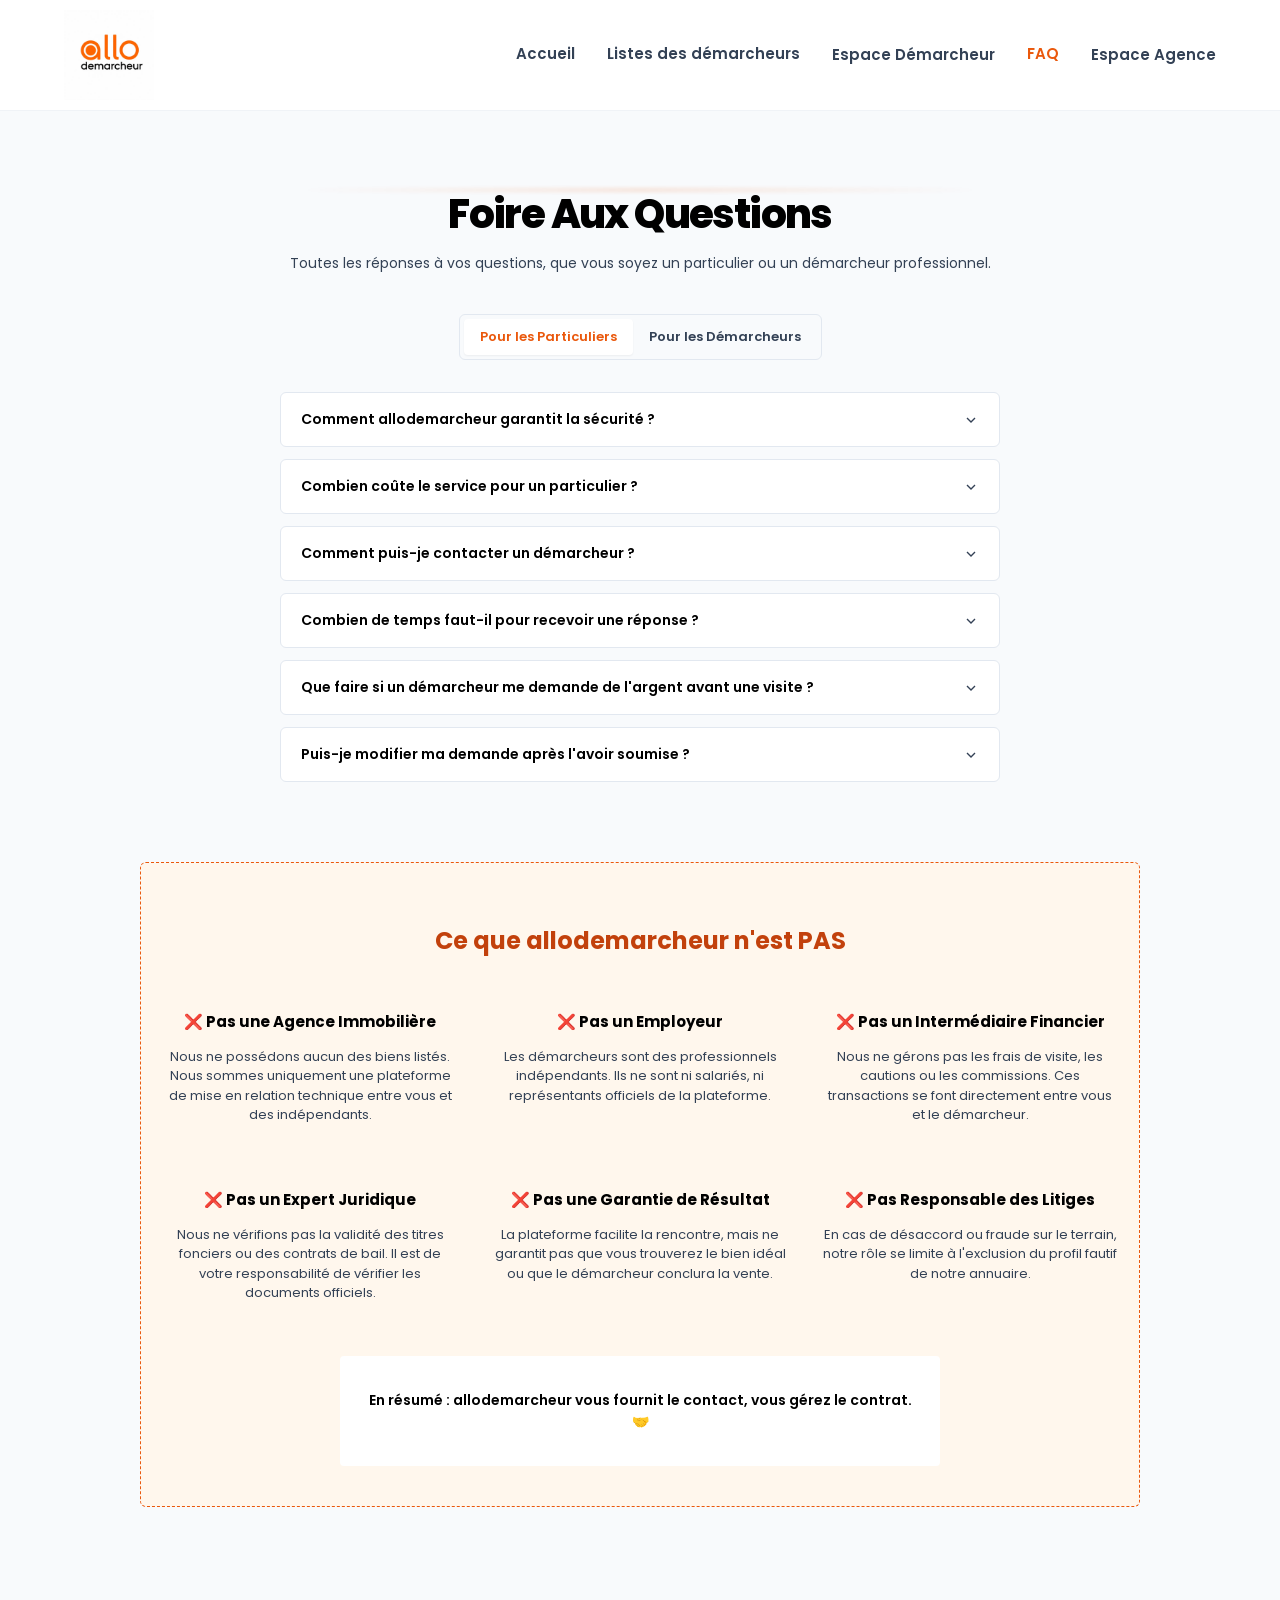
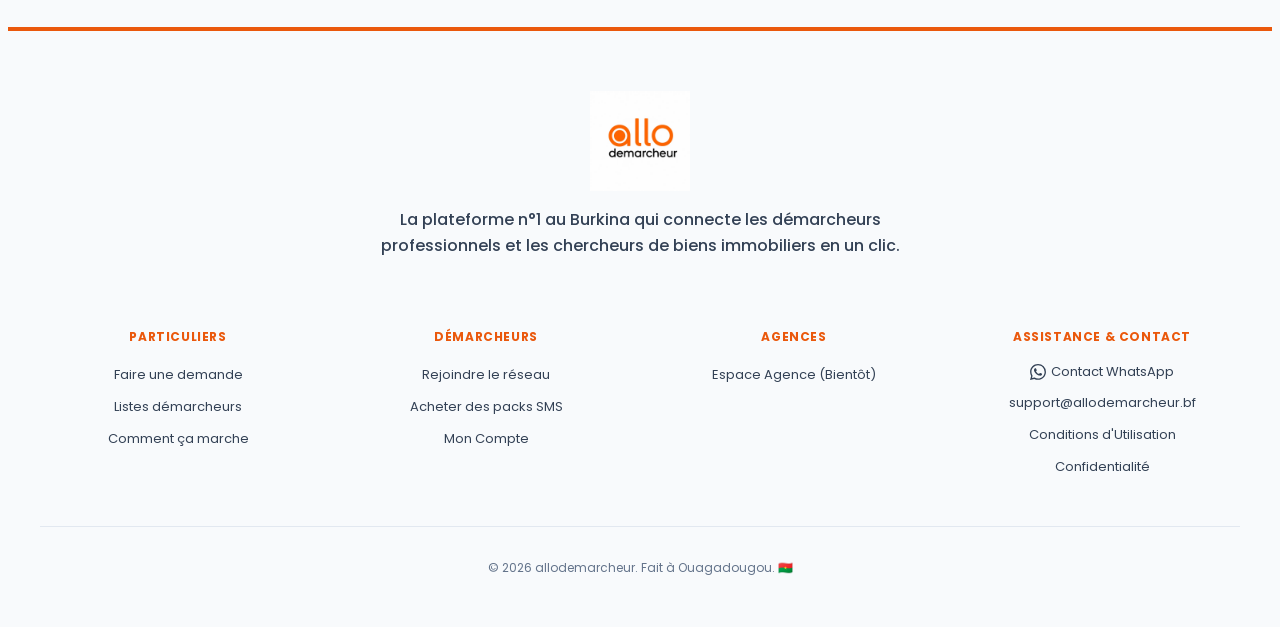
<file: faq.html>
<!DOCTYPE html>
<html lang="fr">
<head>
    <meta charset="UTF-8">
    <meta name="viewport" content="width=device-width, initial-scale=1.0">
    <title>Questions Fréquentes (FAQ) | allodemarcheur - Aide Immobilier</title>

    <!-- SEO Meta Tags -->
    <meta name="description" content="Toutes vos questions sur l'utilisation d'allodemarcheur au Burkina Faso. Comment ça marche, tarifs, sécurité et conseils pour réussir votre recherche immobilière.">
    <meta name="keywords" content="FAQ, aide allodemarcheur, comment trouver une maison Burkina, sécurité immobilier">
    <meta name="author" content="allodemarcheur">
    <meta name="robots" content="index, follow">

    <!-- Open Graph / Facebook -->
    <meta property="og:type" content="website">
    <meta property="og:url" content="https://allodemarcheur.bf/faq.html">
    <meta property="og:title" content="Aide et FAQ | allodemarcheur">
    <meta property="og:description" content="Une question ? Trouvez la réponse ici pour utiliser au mieux notre plateforme immobilière.">
    <meta property="og:image" content="https://allodemarcheur.bf/allodemarcheur.webp">

    <!-- Twitter -->
    <meta property="twitter:card" content="summary_large_image">
    <meta property="twitter:url" content="https://allodemarcheur.bf/faq.html">
    <meta property="twitter:title" content="Aide et FAQ | allodemarcheur">
    <meta property="twitter:description" content="Une question ? Trouvez la réponse ici pour utiliser au mieux notre plateforme immobilière.">
    <meta property="twitter:image" content="https://allodemarcheur.bf/allodemarcheur.webp">

    <!-- Favicon -->
    <link rel="icon" type="image/jpeg" href="allodemarcheur.webp">
    <!-- Google Fonts: Poppins -->
    <link rel="preconnect" href="https://fonts.googleapis.com">
    <link rel="preconnect" href="https://fonts.gstatic.com" crossorigin>
    <link href="https://fonts.googleapis.com/css2?family=Poppins:wght@300;400;500;600;700&display=swap" rel="stylesheet">
    <!-- Link to Custom Stylesheet -->
    <link rel="stylesheet" href="style.css">
</head>
<body>

    <!-- Header Navigation -->
    <header class="main-header">
        <div class="header-container">
            <div class="logo-area">
                <a href="index.html">
                    <img src="allodemarcheur.webp" alt="Logo allodemarcheur" class="logo-img">
                </a>
            </div>

            <!-- Hamburger Menu for Mobile -->
            <button class="menu-toggle" id="menu-toggle" aria-label="Menu">
                <svg viewBox="0 0 24 24" fill="none" stroke="currentColor" stroke-width="2">
                    <line x1="3" y1="12" x2="21" y2="12"></line>
                    <line x1="3" y1="6" x2="21" y2="6"></line>
                    <line x1="3" y1="18" x2="21" y2="18"></line>
                </svg>
            </button>

            <!-- Navigation Links -->
            <nav class="nav-links" id="nav-links">
                <a href="index.html" class="nav-link">Accueil</a>
                <a href="annuaires.html" class="nav-link">Listes des démarcheurs</a>
                <div class="nav-dropdown">
                    <a href="demarcheur.html" class="nav-link">Espace Démarcheur</a>
                    <div class="dropdown-content">
                        <a href="demarcheur.html#broker-register-form-container">S'inscrire</a>
                        <a href="demarcheur.html#packs">Payer un pack</a>
                        <a href="demarcheur.html#dashboard">Voir son solde</a>
                    </div>
                </div>
                <a href="faq.html" class="nav-link active">FAQ</a>
                <div class="nav-dropdown">
                    <a href="#" class="nav-link">Espace Agence</a>
                    <div class="dropdown-content">
                        <a href="#">Bientôt disponible</a>
                    </div>
                </div>
            </nav>
        </div>
    </header>

    <!-- Main Content Area -->
    <main class="content-wrapper">

        <section class="faq-container-section" style="margin-top: 0; border-top: none; padding-top: 0;">
            <div class="section-header">
                <h1 class="hero-title" style="font-size: 2.5rem; margin-bottom: 16px;">Foire Aux Questions</h1>
                <p class="section-subtitle">Toutes les réponses à vos questions, que vous soyez un particulier ou un démarcheur professionnel.</p>
            </div>

            <!-- FAQ Switch Tabs -->
            <div class="pricing-tabs-container" style="margin-top: 40px;">
                <div class="pricing-tabs-pills">
                    <button class="pricing-tab-btn active" id="faq-visitor-btn">Pour les Particuliers</button>
                    <button class="pricing-tab-btn" id="faq-broker-btn">Pour les Démarcheurs</button>
                </div>
            </div>

            <!-- Particuliers FAQ List -->
            <div class="pricing-grid-container active" id="faq-visitor-list" style="display: block;">
                <div class="faq-accordion">
                    <div class="faq-item">
                        <button class="faq-question">
                            <span>Comment allodemarcheur garantit la sécurité ?</span>
                            <svg class="faq-chevron" viewBox="0 0 24 24" fill="none" stroke="currentColor" stroke-width="2">
                                <polyline points="6 9 12 15 18 9"></polyline>
                            </svg>
                        </button>
                        <div class="faq-answer">
                            <p>Nous vérifions manuellement la pièce d'identité (CNIB) et la carte professionnelle de chaque démarcheur avant de valider son compte. De plus, les avis des utilisateurs permettent d'écarter les démarcheurs peu fiables.</p>
                        </div>
                    </div>
                    <div class="faq-item">
                        <button class="faq-question">
                            <span>Combien coûte le service pour un particulier ?</span>
                            <svg class="faq-chevron" viewBox="0 0 24 24" fill="none" stroke="currentColor" stroke-width="2">
                                <polyline points="6 9 12 15 18 9"></polyline>
                            </svg>
                        </button>
                        <div class="faq-answer">
                            <p>Le service est 100% gratuit pour toute personne cherchant un logement ou un terrain. Nous ne prenons aucune commission sur votre transaction finale.</p>
                        </div>
                    </div>
                    <div class="faq-item">
                        <button class="faq-question">
                            <span>Comment puis-je contacter un démarcheur ?</span>
                            <svg class="faq-chevron" viewBox="0 0 24 24" fill="none" stroke="currentColor" stroke-width="2">
                                <polyline points="6 9 12 15 18 9"></polyline>
                            </svg>
                        </button>
                        <div class="faq-answer">
                            <p>Après avoir soumis votre demande, vous recevrez un SMS avec le numéro du démarcheur sélectionné par notre algorithme. Vous pourrez alors le contacter directement pour organiser une visite.</p>
                        </div>
                    </div>
                    <div class="faq-item">
                        <button class="faq-question">
                            <span>Combien de temps faut-il pour recevoir une réponse ?</span>
                            <svg class="faq-chevron" viewBox="0 0 24 24" fill="none" stroke="currentColor" stroke-width="2">
                                <polyline points="6 9 12 15 18 9"></polyline>
                            </svg>
                        </button>
                        <div class="faq-answer">
                            <p>Dès que vous soumettez votre ticket, les démarcheurs reçoivent l'alerte par SMS instantanément. En général, les premiers démarcheurs vous rappellent dans les 15 à 30 minutes qui suivent, selon la disponibilité des biens dans votre zone.</p>
                        </div>
                    </div>
                    
                    <div class="faq-item">
                        <button class="faq-question">
                            <span>Que faire si un démarcheur me demande de l'argent avant une visite ?</span>
                            <svg class="faq-chevron" viewBox="0 0 24 24" fill="none" stroke="currentColor" stroke-width="2">
                                <polyline points="6 9 12 15 18 9"></polyline>
                            </svg>
                        </button>
                        <div class="faq-answer">
                            <p>Nous recommandons la plus grande vigilance. Les frais de visite sont une pratique courante, mais ne payez jamais de "frais de dossier" ou de "réservation" importants sans avoir vu le bien et vérifié l'identité du démarcheur. Signalez-nous tout comportement suspect via le support WhatsApp.</p>
                        </div>
                    </div>
                    <div class="faq-item">
                        <button class="faq-question">
                            <span>Puis-je modifier ma demande après l'avoir soumise ?</span>
                            <svg class="faq-chevron" viewBox="0 0 24 24" fill="none" stroke="currentColor" stroke-width="2">
                                <polyline points="6 9 12 15 18 9"></polyline>
                            </svg>
                        </button>
                        <div class="faq-answer">
                            <p>Actuellement, il n'est pas possible de modifier une demande en cours. Si vos critères changent, nous vous conseillons de soumettre une nouvelle demande.</p>
                        </div>
                    </div>
                </div>
            </div>

            <!-- Démarcheurs FAQ List -->
            <div class="pricing-grid-container" id="faq-broker-list" style="display: none;">
                <div class="faq-accordion">
                    <div class="faq-item">
                        <button class="faq-question">
                            <span>Comment puis-je m'inscrire en tant que démarcheur ?</span>
                            <svg class="faq-chevron" viewBox="0 0 24 24" fill="none" stroke="currentColor" stroke-width="2">
                                <polyline points="6 9 12 15 18 9"></polyline>
                            </svg>
                        </button>
                        <div class="faq-answer">
                            <p>Pour vous inscrire, rendez-vous sur la page "Démarcheur" et remplissez le formulaire d'inscription avec vos informations personnelles et professionnelles. Une fois votre compte validé, vous pourrez commencer à recevoir des opportunités.</p>
                        </div>
                    </div>
                    <div class="faq-item">
                        <button class="faq-question">
                            <span>Quels documents sont nécessaires pour s'inscrire ?</span>
                            <svg class="faq-chevron" viewBox="0 0 24 24" fill="none" stroke="currentColor" stroke-width="2">
                                <polyline points="6 9 12 15 18 9"></polyline>
                            </svg>
                        </button>
                        <div class="faq-answer">
                            <p>Vous devez fournir une photo lisible de votre CNIB ou de votre carte professionnelle, ainsi qu'une photo de profil claire pour inspirer confiance aux clients.</p>
                        </div>
                    </div>
                    <div class="faq-item">
                        <button class="faq-question">
                            <span>Comment sont alimentés les compteurs gratuits et payants ?</span>
                            <svg class="faq-chevron" viewBox="0 0 24 24" fill="none" stroke="currentColor" stroke-width="2">
                                <polyline points="6 9 12 15 18 9"></polyline>
                            </svg>
                        </button>
                        <div class="faq-answer">
                            <p>Dès votre inscription validée, vous disposez de compteurs d'opportunités gratuits.  Les compteurs payants sont rechargés immédiatement dès que vous achetez un pack par Mobile Money.</p>
                        </div>
                    </div>
                    <div class="faq-item">
                        <button class="faq-question">
                            <span>Pourquoi y a-t-il une limite pour consulter mes soldes par SMS ?</span>
                            <svg class="faq-chevron" viewBox="0 0 24 24" fill="none" stroke="currentColor" stroke-width="2">
                                <polyline points="6 9 12 15 18 9"></polyline>
                            </svg>
                        </button>
                        <div class="faq-answer">
                            <p>Afin de limiter les coûts d'envoi de SMS, les démarcheurs sont limités à 2 consultations de soldes gratuites par semaine. Au-delà, l'envoi est bloqué jusqu'à la semaine suivante.</p>
                        </div>
                    </div>
                    <div class="faq-item">
                        <button class="faq-question">
                            <span>Comment changer mes zones d'activité ?</span>
                            <svg class="faq-chevron" viewBox="0 0 24 24" fill="none" stroke="currentColor" stroke-width="2">
                                <polyline points="6 9 12 15 18 9"></polyline>
                            </svg>
                        </button>
                        <div class="faq-answer">
                            <p>Contactez notre support via WhatsApp avec votre numéro de téléphone de démarcheur pour mettre à jour vos zones d'activité.</p>
                        </div>
                    </div>
                    <div class="faq-item">
                        <button class="faq-question">
                            <span>Puis-je utiliser mes crédits Achat pour des opportunités de Location ?</span>
                            <svg class="faq-chevron" viewBox="0 0 24 24" fill="none" stroke="currentColor" stroke-width="2">
                                <polyline points="6 9 12 15 18 9"></polyline>
                            </svg>
                        </button>
                        <div class="faq-answer">
                            <p>Non, les compteurs Achat et Location sont totalement indépendants. Une demande de location décrémente uniquement votre crédit Location, et inversement.</p>
                        </div>
                    </div>
                    <div class="faq-item">
                        <button class="faq-question">
                            <span>Que se passe-t-il si je perds mon téléphone ?</span>
                            <svg class="faq-chevron" viewBox="0 0 24 24" fill="none" stroke="currentColor" stroke-width="2">
                                <polyline points="6 9 12 15 18 9"></polyline>
                            </svg>
                        </button>
                        <div class="faq-answer">
                            <p>Vos crédits sont liés à votre numéro de téléphone. Si vous perdez votre carte SIM, faites un duplicata chez votre opérateur pour continuer à recevoir les alertes. Si vous changez de numéro, contactez le support pour transférer vos crédits.</p>
                        </div>
                    </div>
                    
                </div>
            </div>

            <!-- Ce que nous ne sommes pas (Disclaimer) -->
            <div class="disclaimer-box">
                <h2 class="section-title" style="text-align: center; margin-bottom: 32px; color: var(--color-primary-hover);">Ce que allodemarcheur n'est PAS</h2>
                <div style="display: grid; grid-template-columns: repeat(auto-fit, minmax(250px, 1fr)); gap: 32px; justify-content: center;">
                    <div style="text-align: center; max-width: 300px; margin: 0 auto;">
                        <h4 style="font-size: 0.9375rem; font-weight: 700; margin-bottom: 8px;">❌ Pas une Agence Immobilière</h4>
                        <p style="font-size: 0.8125rem; color: var(--color-text-muted);">Nous ne possédons aucun des biens listés. Nous sommes uniquement une plateforme de mise en relation technique entre vous et des indépendants.</p>
                    </div>
                    <div style="text-align: center; max-width: 300px; margin: 0 auto;">
                        <h4 style="font-size: 0.9375rem; font-weight: 700; margin-bottom: 8px;">❌ Pas un Employeur</h4>
                        <p style="font-size: 0.8125rem; color: var(--color-text-muted);">Les démarcheurs sont des professionnels indépendants. Ils ne sont ni salariés, ni représentants officiels de la plateforme.</p>
                    </div>
                    <div style="text-align: center; max-width: 300px; margin: 0 auto;">
                        <h4 style="font-size: 0.9375rem; font-weight: 700; margin-bottom: 8px;">❌ Pas un Intermédiaire Financier</h4>
                        <p style="font-size: 0.8125rem; color: var(--color-text-muted);">Nous ne gérons pas les frais de visite, les cautions ou les commissions. Ces transactions se font directement entre vous et le démarcheur.</p>
                    </div>
                    <div style="text-align: center; max-width: 300px; margin: 0 auto;">
                        <h4 style="font-size: 0.9375rem; font-weight: 700; margin-bottom: 8px;">❌ Pas un Expert Juridique</h4>
                        <p style="font-size: 0.8125rem; color: var(--color-text-muted);">Nous ne vérifions pas la validité des titres fonciers ou des contrats de bail. Il est de votre responsabilité de vérifier les documents officiels.</p>
                    </div>
                    <div style="text-align: center; max-width: 300px; margin: 0 auto;">
                        <h4 style="font-size: 0.9375rem; font-weight: 700; margin-bottom: 8px;">❌ Pas une Garantie de Résultat</h4>
                        <p style="font-size: 0.8125rem; color: var(--color-text-muted);">La plateforme facilite la rencontre, mais ne garantit pas que vous trouverez le bien idéal ou que le démarcheur conclura la vente.</p>
                    </div>
                    <div style="text-align: center; max-width: 300px; margin: 0 auto;">
                        <h4 style="font-size: 0.9375rem; font-weight: 700; margin-bottom: 8px;">❌ Pas Responsable des Litiges</h4>
                        <p style="font-size: 0.8125rem; color: var(--color-text-muted);">En cas de désaccord ou fraude sur le terrain, notre rôle se limite à l'exclusion du profil fautif de notre annuaire.</p>
                    </div>
                </div>

                <div style="margin-top: 40px; padding: 20px; background: white; border-radius: var(--radius-sm); text-align: center; max-width: 600px; margin-left: auto; margin-right: auto;">
                    <p style="font-size: 0.875rem; font-weight: 600; color: var(--color-bg-dark);">En résumé : allodemarcheur vous fournit le contact, vous gérez le contrat. 🤝</p>
                </div>
            </div>
        </section>

    </main>

    <!-- Footer -->
    <footer class="main-footer">
        <div class="footer-container">
            <div class="footer-branding">
                <div class="logo-area">
                    <img src="allodemarcheur.webp" alt="Logo allodemarcheur" class="logo-img footer-logo">
                </div>
                <p class="footer-tagline">La plateforme n°1 au Burkina qui connecte les démarcheurs professionnels et les chercheurs de biens immobiliers en un clic.</p>
            </div>
            <div class="footer-links">
                <div class="link-group">
                    <h5 class="link-group-title">Particuliers</h5>
                    <ul>
                        <li><a href="index.html">Faire une demande</a></li>
                        <li><a href="annuaires.html">Listes démarcheurs</a></li>
                        <li><a href="faq.html">Comment ça marche</a></li>
                    </ul>
                </div>
                <div class="link-group">
                    <h5 class="link-group-title">Démarcheurs</h5>
                    <ul>
                        <li><a href="demarcheur.html">Rejoindre le réseau</a></li>
                        <li><a href="demarcheur.html#packs">Acheter des packs SMS</a></li>
                        <li><a href="demarcheur.html#dashboard">Mon Compte</a></li>
                    </ul>
                </div>
                <div class="link-group">
                    <h5 class="link-group-title">Agences</h5>
                    <ul>
                        <li><a href="#">Espace Agence (Bientôt)</a></li>
                    </ul>
                </div>
                <div class="link-group">
                    <h5 class="link-group-title">Assistance & Contact</h5>
                    <ul>
                        <li><a href="https://wa.me/22600000000" target="_blank" style="display: flex; align-items: center; justify-content: center; gap: 5px;">
                            <svg width="16" height="16" viewBox="0 0 24 24" fill="currentColor"><path d="M17.472 14.382c-.297-.149-1.758-.867-2.03-.967-.273-.099-.471-.148-.67.15-.197.297-.767.966-.94 1.164-.173.199-.347.223-.644.075-.297-.15-1.255-.463-2.39-1.475-.883-.788-1.48-1.761-1.653-2.059-.173-.297-.018-.458.13-.606.134-.133.298-.347.446-.52.149-.174.198-.298.298-.497.099-.198.05-.371-.025-.52-.075-.149-.669-1.612-.916-2.207-.242-.579-.487-.5-.669-.51-.173-.008-.371-.01-.57-.01-.198 0-.52.074-.792.372-.272.297-1.04 1.016-1.04 2.479 0 1.462 1.065 2.875 1.213 3.074.149.198 2.096 3.2 5.077 4.487.709.306 1.262.489 1.694.625.712.227 1.36.195 1.871.118.571-.085 1.758-.719 2.006-1.413.248-.694.248-1.289.173-1.413-.074-.124-.272-.198-.57-.347m-5.421 7.403h-.004a9.87 9.87 0 01-5.031-1.378l-.361-.214-3.741.982.998-3.648-.235-.374a9.86 9.86 0 01-1.51-5.26c.001-5.45 4.436-9.884 9.888-9.884 2.64 0 5.122 1.03 6.988 2.898a9.825 9.825 0 012.893 6.994c-.003 5.45-4.437 9.884-9.885 9.884m8.413-18.297A11.815 11.815 0 0012.05 0C5.495 0 .16 5.335.157 11.892c0 2.096.547 4.142 1.588 5.945L.057 24l6.305-1.654a11.882 11.882 0 005.683 1.448h.005c6.554 0 11.89-5.335 11.893-11.893a11.821 11.821 0 00-3.48-8.413Z"/></svg>
                            Contact WhatsApp
                        </a></li>
                        <li><a href="mailto:support@allodemarcheur.bf">support@allodemarcheur.bf</a></li>
                        <li><a href="cgu.html">Conditions d'Utilisation</a></li>
                        <li><a href="confidentialite.html">Confidentialité</a></li>
                    </ul>
                </div>
            </div>
            <div class="footer-bottom">
                <p>&copy; 2026 allodemarcheur. Fait à Ouagadougou. 🇧🇫</p>
            </div>
        </div>
    </footer>

    <script src="app.js"></script>
</body>
</html>
</file>
<file: style.css>
/* ==========================================================================
   DESIGN SYSTEM & VARIABLES
   ========================================================================== */
:root {
    /* Primary brand colors (Orange) */
    --color-primary: #ea580c;
    --color-primary-hover: #c2410c;
    --color-primary-light: #fff7ed;
    --color-primary-accent: #f97316;

    /* Neutral colors */
    --color-bg-base: #ffffff;
    --color-bg-light: #f8fafc;
    --color-bg-dark: #000000; /* VRAI NOIR pour le texte */
    --color-text-main: #000000; /* VRAI NOIR pour le texte principal */
    --color-text-muted: #334155;
    --color-text-light: #64748b;
    --color-border: #e2e8f0;
    --color-border-focus: #f97316;

    /* Footer & Dark Sections */
    --color-footer-bg: #f8fafc; /* Gris très clair, reposant pour les yeux */
    --color-footer-text: #000000;
    --color-footer-border: #e2e8f0;

    /* Semantic states */
    --color-success: #16a34a;
    --color-error: #dc2626;
    --color-info: #2563eb;

    /* Layout styling (Low border radius for crisp professional look) */
    --radius-sm: 4px;
    --radius-md: 6px;
    --shadow-sm: 0 1px 2px 0 rgba(0, 0, 0, 0.05);
    --shadow-md: 0 4px 6px -1px rgba(0, 0, 0, 0.05), 0 2px 4px -1px rgba(0, 0, 0, 0.03);
    --shadow-lg: 0 10px 15px -3px rgba(0, 0, 0, 0.08), 0 4px 6px -2px rgba(0, 0, 0, 0.03);

    /* Transition speed */
    --transition-fast: 0.15s ease;
    --transition-normal: 0.25s ease;
}

/* ==========================================================================
   RESET & GLOBAL RULES
   ========================================================================== */
*, ::before, ::after {
    box-sizing: border-box;
}

.visually-hidden {
    position: absolute;
    width: 1px;
    height: 1px;
    padding: 0;
    margin: -1px;
    overflow: hidden;
    clip: rect(0, 0, 0, 0);
    white-space: nowrap;
    border: 0;
}


html, body {
    max-width: 100%;
    overflow-x: hidden;
}

body {
    font-family: 'Poppins', sans-serif;
    background-color: var(--color-bg-light);
    color: var(--color-text-main);
    line-height: 1.5;
    -webkit-font-smoothing: antialiased;
    overflow-wrap: break-word;
    padding-top: 110px;
}

@media (max-width: 768px) {
    body {
        padding-top: 95px;
    }
}

img {
    max-width: 100%;
    height: auto;
    display: block;
}

a {
    color: inherit;
    text-decoration: none;
}

/* ==========================================================================
   HEADER & NAVIGATION
   ========================================================================== */
.main-header {
    background-color: rgba(255, 255, 255, 0.95);
    backdrop-filter: blur(10px);
    -webkit-backdrop-filter: blur(10px);
    border-bottom: 1px solid rgba(226, 232, 240, 0.5);
    position: fixed;
    top: 0;
    left: 0;
    width: 100%;
    z-index: 1000;
}

.header-container {
    max-width: 1200px;
    margin: 0 auto;
    padding: 10px 24px;
    display: flex;
    justify-content: space-between;
    align-items: center;
}

.logo-area {
    display: flex;
    align-items: center;
    gap: 10px;
}

.logo-img {
    height: 90px;
    width: auto;
    object-fit: contain;
    transition: height var(--transition-normal);
}

/* Hamburger Menu Toggle */
.menu-toggle {
    display: none;
    background: none;
    border: none;
    cursor: pointer;
    padding: 12px;
    color: var(--color-bg-dark);
}

.menu-toggle svg {
    width: 30px;
    height: 30px;
}

/* Navigation Links */
.nav-links {
    display: flex;
    gap: 32px;
    list-style: none;
    margin: 0;
    padding: 0;
}

.nav-link {
    font-size: 0.9375rem;
    font-weight: 600;
    color: var(--color-text-muted);
    transition: color var(--transition-fast);
}

.nav-link:hover,
.nav-link.active {
    color: var(--color-primary);
}

@media (max-width: 768px) {
    .logo-img {
        height: 75px;
    }

    .menu-toggle {
        display: block;
        order: 2;
    }

    .header-container .logo-area {
        order: 1;
    }

    .nav-links {
        display: none;
        position: absolute;
        top: calc(100% - 10px);
        right: 16px;
        width: auto;
        min-width: 250px;
        background-color: #ffffff;
        flex-direction: column;
        padding: 20px;
        gap: 8px;
        border: 1px solid var(--color-border);
        border-radius: var(--radius-md);
        box-shadow: var(--shadow-lg);
        text-align: left;
        align-items: stretch;
        z-index: 1001;
    }

    .nav-link {
        font-size: 1rem;
        padding: 10px 12px;
        border-radius: var(--radius-sm);
        width: 100%;
    }

    .nav-link:hover {
        background-color: var(--color-primary-light);
    }

    .nav-links.active {
        display: flex;
        animation: slideDown 0.3s ease forwards;
    }

    @keyframes slideDown {
        from { opacity: 0; transform: translateY(-10px); }
        to { opacity: 1; transform: translateY(0); }
    }
}

/* ==========================================================================
   SECTION SEPARATORS (Gently visible & blurry as requested)
   ========================================================================== */
.presentation-section,
.how-it-works-section,
.directory-section,
.faq-container-section,
.why-join-section,
.pricing-premium-section,
.split-register-section,
.testimonials-section,
.feedback-section,
.legal-section {
    border-top: 2px solid rgba(226, 232, 240, 0.8);
    margin-top: 60px;
    padding-top: 60px;
    position: relative;
}

/* Subtle glowing line effect */
.presentation-section::before,
.how-it-works-section::before,
.directory-section::before,
.faq-container-section::before,
.why-join-section::before,
.pricing-premium-section::before,
.split-register-section::before,
.testimonials-section::before,
.feedback-section::before {
    content: "";
    position: absolute;
    top: -2px;
    left: 20%;
    right: 20%;
    height: 2px;
    background: linear-gradient(90deg, transparent, var(--color-primary), transparent);
    opacity: 0.3;
    filter: blur(2px);
}

hr {
    border: 0;
    height: 2px;
    background: linear-gradient(90deg, transparent, var(--color-border), transparent);
    margin: 80px 0;
    filter: blur(1px);
    opacity: 0.8;
}

/* ==========================================================================
   LAYOUT STRUCTURE
   ========================================================================== */
.content-wrapper {
    max-width: 1200px;
    margin: 0 auto;
    padding: 40px 24px;
}

.view-section {
    display: none;
}

.view-section.active {
    display: block;
    animation: fadeIn var(--transition-normal);
}

@keyframes fadeIn {
    from { opacity: 0; transform: translateY(8px); }
    to { opacity: 1; transform: translateY(0); }
}

/* ==========================================================================
   COMPONENTS: BUTTONS, LABELS & INPUTS
   ========================================================================== */
.btn {
    display: inline-flex;
    align-items: center;
    justify-content: center;
    gap: 8px;
    font-family: 'Poppins', sans-serif;
    font-weight: 500;
    font-size: 0.875rem;
    padding: 10px 18px;
    border-radius: var(--radius-md);
    border: 1px solid transparent;
    cursor: pointer;
    transition: all var(--transition-fast);
    text-decoration: none;
    line-height: 1.2;
}

.btn svg {
    flex-shrink: 0;
}

.btn {
    transition: all var(--transition-fast);
    outline: none;
    white-space: normal; /* Allow text to wrap */
    text-align: center;
    word-break: break-word;
}

.btn-primary {
    background-color: var(--color-primary);
    color: white;
}

.btn-primary:hover {
    background-color: var(--color-primary-hover);
}

.btn-secondary {
    background-color: var(--color-bg-base);
    border-color: var(--color-border);
    color: var(--color-text-main);
}

.btn-secondary:hover {
    background-color: var(--color-bg-light);
    border-color: var(--color-text-light);
}

.btn-lg {
    padding: 14px 28px;
    font-size: 1rem;
    font-weight: 700;
}

.pulse-text {
    animation: pulse-animation 1.5s infinite ease-in-out;
    display: inline-block;
}

@keyframes pulse-animation {
    0% { transform: scale(1); }
    50% { transform: scale(1.05); }
    100% { transform: scale(1); }
}

.dashboard-section {
    padding: 80px 0;
}

.glow-btn {
    box-shadow: 0 4px 14px rgba(234, 88, 12, 0.3);
}

.system-bubble {
    background-color: var(--color-primary-light);
    border: 1px solid rgba(234, 88, 12, 0.1);
    color: var(--color-primary-hover);
}

/* Form Groups */
.form-group {
    margin-bottom: 16px;
}

.form-row {
    display: grid;
    grid-template-columns: 1fr 1fr;
    gap: 12px;
}

.form-label {
    display: block;
    font-size: 0.75rem;
    font-weight: 600;
    text-transform: uppercase;
    letter-spacing: 0.05em;
    color: var(--color-text-muted);
    margin-bottom: 6px;
    text-align: left;
}

.form-hint {
    font-size: 0.75rem;
    color: var(--color-text-light);
    margin-top: 4px;
}

/* Inputs & Selects */
input[type="text"],
input[type="tel"],
select {
    width: 100%;
    font-family: 'Poppins', sans-serif;
    font-size: 0.875rem;
    padding: 10px 12px;
    border: 1px solid var(--color-border);
    border-radius: var(--radius-md);
    background-color: var(--color-bg-base);
    color: var(--color-text-main);
    transition: border-color var(--transition-fast), box-shadow var(--transition-fast);
    outline: none;
}

input:focus,
select:focus {
    border-color: var(--color-border-focus);
    box-shadow: 0 0 0 2px var(--color-primary-light);
}

/* Custom Select Arrow wrapper */
.select-wrapper {
    position: relative;
    width: 100%;
}

.select-wrapper::after {
    content: "";
    position: absolute;
    right: 12px;
    top: 50%;
    transform: translateY(-50%);
    width: 0;
    height: 0;
    border-left: 5px solid transparent;
    border-right: 5px solid transparent;
    border-top: 5px solid var(--color-text-muted);
    pointer-events: none;
}

select {
    appearance: none;
    -webkit-appearance: none;
    padding-right: 32px;
}

/* Custom Phone input with Country code prefix */
.phone-input-wrapper {
    display: flex;
    align-items: center;
    border: 1px solid var(--color-border);
    border-radius: var(--radius-md);
    background-color: var(--color-bg-base);
    overflow: hidden;
    width: 100%;
}

.phone-prefix {
    padding: 10px 12px;
    background-color: var(--color-bg-light);
    font-size: 0.875rem;
    font-weight: 500;
    color: var(--color-text-muted);
    border-right: 1px solid var(--color-border);
}

.phone-input-wrapper input {
    border: none;
    padding: 10px 12px;
    border-radius: 0;
    flex: 1;
    min-width: 0;
}

.phone-input-wrapper input:focus {
    box-shadow: none;
}

.phone-input-wrapper:focus-within {
    border-color: var(--color-border-focus);
    box-shadow: 0 0 0 2px var(--color-primary-light);
}

/* Segmented Control / Radio Pill tabs */
.segmented-control {
    display: flex;
    background-color: var(--color-bg-light);
    padding: 3px;
    border-radius: var(--radius-md);
    border: 1px solid var(--color-border);
    width: 100%;
}

.segmented-control input[type="radio"] {
    display: none;
}

.segmented-control label {
    flex: 1;
    text-align: center;
    padding: 10px 12px;
    font-size: 0.8125rem;
    font-weight: 500;
    color: var(--color-text-muted);
    cursor: pointer;
    border-radius: var(--radius-sm);
    transition: all var(--transition-fast);
}

.segmented-control input[type="radio"]:checked + label {
    background-color: var(--color-bg-base);
    color: var(--color-primary);
    box-shadow: var(--shadow-sm);
}

/* File Upload Button styling */
.file-upload-btn {
    display: flex;
    flex-direction: column;
    align-items: center;
    justify-content: center;
    gap: 8px;
    border: 2px dashed var(--color-border);
    background-color: white;
    padding: 20px 15px;
    border-radius: var(--radius-md);
    cursor: pointer;
    transition: all var(--transition-fast);
    width: 100%;
    text-align: center;
}

.file-upload-btn:active {
    background-color: var(--color-primary-light);
    transform: scale(0.98);
}

.file-upload-btn svg {
    width: 28px;
    height: 28px;
    color: var(--color-primary);
    margin-bottom: 4px;
}

.file-upload-btn span {
    font-size: 0.875rem;
    font-weight: 600;
    color: var(--color-bg-dark);
}

.file-upload-btn input[type="file"] {
    display: none !important;
}

/* Custom Checkbox Design */
.checkbox-container {
    display: flex;
    align-items: flex-start;
    gap: 12px;
    cursor: pointer;
    user-select: none;
    text-align: left;
    width: 100%;
}

.checkbox-container input[type="checkbox"] {
    appearance: none;
    -webkit-appearance: none;
    width: 24px;
    height: 24px;
    border: 2px solid var(--color-primary);
    border-radius: 6px;
    background-color: white;
    cursor: pointer;
    position: relative;
    flex-shrink: 0;
    margin-top: 0;
    transition: all var(--transition-fast);
    display: inline-block;
    vertical-align: middle;
}

.checkbox-container input[type="checkbox"]:checked {
    background-color: var(--color-primary);
    border-color: var(--color-primary);
    box-shadow: 0 0 0 4px var(--color-primary-light);
}

.checkbox-container input[type="checkbox"]:checked::after {
    content: '';
    position: absolute;
    left: 8px;
    top: 4px;
    width: 6px;
    height: 11px;
    border: solid white;
    border-width: 0 2.5px 2.5px 0;
    transform: rotate(45deg);
}

.checkbox-container:hover input[type="checkbox"] {
    border-color: var(--color-primary);
}

.checkbox-text {
    font-size: 0.8125rem;
    color: var(--color-text-muted);
    line-height: 1.5;
}

.file-name-display {
    display: block;
    font-size: 0.75rem;
    color: var(--color-text-light);
    margin-top: 4px;
    white-space: nowrap;
    overflow: hidden;
    text-overflow: ellipsis;
}

/* ==========================================================================
   PARTICULIER VIEW: HERO & TICKET
   ========================================================================== */
.hero-grid {
    display: grid;
    grid-template-columns: 1fr 1fr;
    gap: 40px;
    align-items: stretch;
    margin-bottom: 60px;
}

.hero-visual-card {
    height: 100%;
}

.visual-card-inner {
    background-color: var(--color-bg-base);
    border: 1px solid var(--color-border);
    border-radius: var(--radius-md);
    overflow: hidden;
    height: 100%;
    display: flex;
    flex-direction: column;
    box-shadow: var(--shadow-md);
}

.visual-card-img {
    width: 100%;
    height: auto;
    object-fit: contain; /* Prevent cropping UX images */
    background-color: var(--color-bg-light);
}

.hero-carousel {
    position: relative;
    width: 100%;
    display: flex;
    flex-direction: column;
}

.hero-carousel-track {
    position: relative;
    width: 100%;
    aspect-ratio: 1200 / 858;
}

.hero-carousel-slide {
    position: absolute;
    inset: 0;
    opacity: 0;
    transition: opacity 0.8s ease;
    pointer-events: none;
}

.hero-carousel-slide.active {
    opacity: 1;
    pointer-events: auto;
}

.hero-carousel-dots {
    position: relative;
    padding: 12px 0;
    display: flex;
    justify-content: center;
    gap: 8px;
    z-index: 2;
    background-color: var(--color-bg-base);
}

.hero-dot {
    width: 10px;
    height: 10px;
    border-radius: 50%;
    background: #d1d5db;
    cursor: pointer;
    transition: transform 0.2s ease, background-color 0.2s ease;
}

.hero-dot.active {
    background: var(--color-primary);
    transform: scale(1.15);
}

.visual-badge {
    display: inline-block;
    background-color: var(--color-primary-light);
    color: var(--color-primary);
    font-size: 0.7rem;
    font-weight: 700;
    padding: 4px 8px;
    border-radius: 4px;
    margin-bottom: 12px;
}

.visual-card-title {
    font-size: 1.25rem;
    font-weight: 700;
    margin-bottom: 8px;
    color: var(--color-bg-dark);
}

.visual-card-desc {
    font-size: 0.875rem;
    color: var(--color-text-muted);
    line-height: 1.5;
}

.hero-text-container {
    max-width: 100%;
}



.hero-text-content {
    text-align: center !important;
    width: 100% !important;
    display: flex !important;
    flex-direction: column !important;
    align-items: center !important;
}

.hero-title {
    font-size: 3rem;
    font-weight: 800;
    line-height: 1.15;
    letter-spacing: -0.04em;
    margin-bottom: 24px;
    color: var(--color-bg-dark);
    text-align: center;
}

.hero-paragraph {
    font-size: 1.25rem;
    color: var(--color-text-muted);
    margin-bottom: 32px;
    line-height: 1.6;
    max-width: 540px;
    margin-left: auto;
    margin-right: auto;
    text-align: center;
}

.hero-actions {
    margin-bottom: 24px;
}

.features-list {
    margin-top: 32px;
    display: flex;
    flex-direction: column;
    gap: 16px;
}

.feature-item {
    display: flex;
    gap: 12px;
    align-items: flex-start;
}

.feature-icon-wrapper {
    background-color: var(--color-bg-base);
    border: 1px solid var(--color-border);
    padding: 8px;
    border-radius: var(--radius-md);
    color: var(--color-primary);
    flex-shrink: 0;
}

.feature-icon-wrapper svg {
    width: 18px;
    height: 18px;
}

.feature-title {
    font-size: 0.875rem;
    font-weight: 600;
    color: var(--color-bg-dark);
}

.feature-desc {
    font-size: 0.8125rem;
    color: var(--color-text-muted);
}

/* The Ticket Wrapper styling - Reduced vertical size */
.ticket-wrapper {
    background-color: var(--color-bg-base);
    border: 1px solid var(--color-border);
    border-radius: var(--radius-md);
    box-shadow: var(--shadow-lg);
    position: relative;
    display: flex;
    flex-direction: column;
}

.ticket-body {
    padding: 28px 24px;
}

.form-group {
    margin-bottom: 14px;
}

.form-label {
    font-size: 0.75rem;
}

input[type="text"],
input[type="tel"],
select {
    padding: 10px 12px;
}

.ticket-footer-notice {
    display: flex;
    gap: 8px;
    align-items: center;
    justify-content: center;
    background-color: var(--color-bg-light);
    border: 1px solid var(--color-border);
    padding: 8px 12px;
    border-radius: var(--radius-sm);
    margin-top: 12px;
    font-size: 0.75rem;
    color: var(--color-text-muted);
}

.notice-icon {
    width: 16px;
    height: 16px;
    color: var(--color-primary);
    flex-shrink: 0;
}

/* Ticket barcode footer */
.ticket-barcode-area {
    border-top: 1px dashed var(--color-border);
    padding: 24px 20px;
    display: flex;
    flex-direction: column;
    align-items: center;
    gap: 12px;
    background-color: #fafafa;
    border-bottom-left-radius: 5px;
    border-bottom-right-radius: 5px;
}

.barcode {
    width: 80%;
    height: 24px;
    background: repeating-linear-gradient(90deg,
        #222 0px, #222 2px,
        transparent 2px, transparent 5px,
        #222 5px, #222 8px,
        transparent 8px, transparent 10px,
        #222 10px, #222 11px,
        transparent 11px, transparent 15px,
        #222 15px, #222 18px,
        transparent 18px, transparent 20px
    );
    opacity: 0.8;
}

.ticket-id {
    font-size: 0.6875rem;
    font-family: monospace;
    color: var(--color-text-light);
    letter-spacing: 0.1em;
}

/* ==========================================================================
   PRESENTATION SECTION (Side by Side on Desktop)
   ========================================================================== */

.presentation-container {
    max-width: 1200px;
    margin: 0 auto;
    display: flex;
    align-items: center;
    gap: 60px;
    text-align: left;
}

.presentation-container.reverse {
    flex-direction: row-reverse;
}

.presentation-text {
    flex: 1;
    margin-bottom: 0;
}

.presentation-text p {
    font-size: 1.125rem;
    color: var(--color-text-muted);
    line-height: 1.8;
    margin-bottom: 24px;
}

.presentation-image-container {
    flex: 1;
    border-radius: var(--radius-md);
    overflow: hidden;
    box-shadow: var(--shadow-lg);
    background-color: var(--color-bg-base);
    position: relative;
    width: 100%;
}

.presentation-image-container img {
    width: 100%;
    height: 100%;
    max-height: 500px;
    object-fit: contain; /* Prevent cropping UX images */
    display: block;
    transition: transform 0.5s ease;
    background-color: var(--color-bg-light);
}

@media (max-width: 900px) {
    .presentation-container,
    .presentation-container.reverse {
        flex-direction: column;
        text-align: center;
        gap: 32px;
    }

    .presentation-container .presentation-text,
    .presentation-container .presentation-text h1,
    .presentation-container .presentation-text p,
    .presentation-container .hero-actions {
        text-align: center !important;
        justify-content: center !important;
        margin-left: auto !important;
        margin-right: auto !important;
    }

    .presentation-text p {
        font-size: 1rem;
    }

    .presentation-image-container img,
    .visual-image-container img {
        object-fit: contain !important;
        object-position: center center !important;
        background-color: var(--color-bg-light);
        height: auto !important;
        width: 100% !important;
        min-height: 0 !important;
        max-height: none !important; /* Allow full visibility */
    }

    .presentation-image-container,
    .visual-image-container,
    .broker-card-image-wrapper,
    .testimonial-img-wrapper,
    .hero-carousel,
    .hero-carousel-track {
        display: flex;
        align-items: center;
        justify-content: center;
    }

    .hero-carousel-slide {
        position: absolute;
        inset: 0;
        display: flex;
        align-items: center;
        justify-content: center;
        opacity: 0;
        pointer-events: none;
    }

    .hero-carousel-slide.active {
        opacity: 1;
        pointer-events: auto;
    }

    .hero-carousel-slide img,
    .visual-card-img,
    .broker-card-img,
    .testimonial-img,
    .register-bg-img {
        object-fit: contain !important;
        object-position: center center !important;
        width: 100% !important;
        height: auto !important;
        min-height: 0 !important;
        max-height: none !important; /* Allow full visibility */
    }

    .broker-card-img {
        object-fit: cover !important;
    }
}

/* ==========================================================================
   IMAGE SECTION CLASSES (NEW)
   ========================================================================== */
.visual-section {
    display: grid;
    grid-template-columns: 1fr 1fr;
    gap: 60px;
    align-items: center;
    padding: 60px 0;
    border-top: 1px solid var(--color-border);
    margin-top: 40px;
}

.visual-section.reverse {
    direction: rtl;
}

.visual-section.reverse > * {
    direction: ltr;
}

.visual-image-container {
    position: relative;
    border-radius: var(--radius-md);
    overflow: hidden;
    box-shadow: var(--shadow-lg);
}

.visual-image-container img {
    width: 100%;
    height: auto;
    object-fit: contain; /* Prevent cropping UX images */
    transition: transform 0.5s ease;
    background-color: var(--color-bg-light);
}

.visual-image-container:hover img {
    transform: scale(1.05);
}

.visual-content h2 {
    font-size: 2.25rem;
    font-weight: 800;
    margin-bottom: 20px;
    color: var(--color-bg-dark);
}

.visual-content p {
    font-size: 1.1rem;
    color: var(--color-text-muted);
    margin-bottom: 24px;
}
.how-it-works-section {
    margin-bottom: 48px;
}

.steps-grid {
    display: grid;
    grid-template-columns: repeat(3, 1fr);
    gap: 24px;
    margin-top: 32px;
}

.step-card {
    background-color: var(--color-bg-base);
    border: 1px solid var(--color-border);
    border-radius: var(--radius-md);
    padding: 32px 20px 24px;
    text-align: center;
    position: relative;
    box-shadow: var(--shadow-sm);
}

.step-badge {
    position: absolute;
    top: -14px;
    left: 50%;
    transform: translateX(-50%);
    width: 28px;
    height: 28px;
    background-color: var(--color-primary);
    color: white;
    font-size: 0.8125rem;
    font-weight: 700;
    display: flex;
    align-items: center;
    justify-content: center;
    border-radius: 50%;
    box-shadow: var(--shadow-sm);
}

.step-icon-container {
    color: var(--color-primary);
    margin-bottom: 12px;
}

.step-icon-container svg {
    width: 32px;
    height: 32px;
}

.step-title {
    font-size: 0.9375rem;
    font-weight: 700;
    color: var(--color-bg-dark);
    margin-bottom: 8px;
}

.step-description {
    font-size: 0.8125rem;
    color: var(--color-text-muted);
}

/* ==========================================================================
   PARTICULIER VIEW: DE_MARCHEURS DIRECTORY
   ========================================================================== */

.section-header {
    text-align: center;
    margin-bottom: 32px;
}

.section-title {
    font-size: 1.5rem;
    font-weight: 700;
    color: var(--color-bg-dark);
}

.section-subtitle {
    font-size: 0.875rem;
    color: var(--color-text-muted);
}

.directory-filters {
    display: flex;
    justify-content: center;
    margin-bottom: 24px;
}

.search-box {
    position: relative;
    width: 100%;
    max-width: 480px;
}

.search-box input {
    padding-left: 40px;
}

.search-icon {
    position: absolute;
    left: 14px;
    top: 50%;
    transform: translateY(-50%);
    width: 16px;
    height: 16px;
    color: var(--color-text-light);
}

.directory-grid {
    display: grid;
    grid-template-columns: repeat(auto-fill, minmax(260px, 1fr));
    gap: 20px;
}

@media (max-width: 480px) {
    .directory-grid {
        grid-template-columns: 1fr;
    }
}

/* Broker Card item */
.broker-card-item {
    background-color: var(--color-bg-base);
    border: 1px solid var(--color-border);
    border-radius: var(--radius-md);
    overflow: hidden;
    box-shadow: var(--shadow-sm);
    transition: transform var(--transition-fast), box-shadow var(--transition-fast);
    display: flex;
    flex-direction: column;
}

.broker-card-item:hover {
    transform: translateY(-2px);
    box-shadow: var(--shadow-md);
}

.broker-card-image-wrapper {
    position: relative;
    width: 100%;
    aspect-ratio: 1 / 1;
    background-color: var(--color-bg-light);
    display: flex;
    align-items: center;
    justify-content: center;
    overflow: hidden;
}

@media (max-width: 600px) {
    .broker-card-image-wrapper {
        aspect-ratio: 1 / 1;
        max-height: none;
    }
}

.broker-card-img {
    width: 100%;
    height: 100%;
    object-fit: cover;
    object-position: center;
    background-color: var(--color-bg-light);
}

.city-badge {
    position: absolute;
    bottom: 12px;
    left: 12px;
    background-color: rgba(17, 24, 39, 0.85);
    color: white;
    font-size: 0.6875rem;
    font-weight: 500;
    padding: 3px 8px;
    border-radius: var(--radius-sm);
}

.verified-badge {
    position: absolute;
    top: 12px;
    right: 12px;
    background-color: var(--color-success);
    color: white;
    font-size: 0.6875rem;
    font-weight: 500;
    padding: 3px 8px;
    border-radius: var(--radius-sm);
    display: flex;
    align-items: center;
    gap: 4px;
}

.verified-badge svg {
    width: 12px;
    height: 12px;
}

.broker-card-info {
    padding: 16px;
    flex-grow: 1;
    display: flex;
    flex-direction: column;
}

.broker-card-name {
    font-size: 1rem;
    font-weight: 600;
    color: var(--color-bg-dark);
    margin-bottom: 2px;
}

.broker-card-specialties {
    font-size: 0.75rem;
    color: var(--color-text-light);
    text-transform: uppercase;
    font-weight: 500;
    letter-spacing: 0.05em;
    margin-bottom: 4px;
    display: -webkit-box;
    -webkit-line-clamp: 1;
    line-clamp: 1;
    -webkit-box-orient: vertical;
    overflow: hidden;
}

/* Modal Broker Details styling */
.broker-details-modal {
    padding: 10px 5px;
}

.broker-details-modal .btn {
    font-size: 0.8125rem;
}

#full-directory-view {
    padding-top: 40px;
}

.broker-card-stats {
    display: flex;
    gap: 16px;
    border-top: 1px solid var(--color-border);
    padding-top: 12px;
    margin-top: auto;
}

.stat-item {
    font-size: 0.75rem;
    color: var(--color-text-muted);
}

.stat-val {
    font-weight: 600;
    color: var(--color-bg-dark);
}

.mt-2 {
    margin-top: 8px;
}

.broker-card-city-text {
    font-size: 0.8125rem;
    color: var(--color-text-muted);
    margin-bottom: 12px;
}

.broker-card-stats {
    display: flex;
    gap: 16px;
    border-top: 1px solid var(--color-border);
    padding-top: 12px;
    margin-top: auto;
}

.stat-item {
    font-size: 0.75rem;
    color: var(--color-text-muted);
}

.stat-val {
    font-weight: 600;
    color: var(--color-bg-dark);
}

.mt-2 {
    margin-top: 8px;
}

.broker-card-city-text {
    font-size: 0.8125rem;
    color: var(--color-text-muted);
    margin-bottom: 12px;
}

.broker-card-actions {
    display: flex;
    flex-wrap: wrap;
    gap: 8px;
    padding: 12px 16px 16px;
    border-top: 1px solid var(--color-border);
    justify-content: center;
}

.broker-card-actions .btn {
    flex: 1;
}

.btn-share-profile {
    display: flex;
    margin: 20px auto 0;
    max-width: 250px;
}


/* ==========================================================================
   FAQ SECTION (ACCORDIONS)
   ========================================================================== */

.faq-accordion {
    max-width: 720px;
    margin: 0 auto;
}

.faq-item {
    background-color: var(--color-bg-base);
    border: 1px solid var(--color-border);
    border-radius: var(--radius-md);
    margin-bottom: 12px;
    overflow: hidden;
    transition: border-color var(--transition-fast);
}

.faq-item:hover {
    border-color: var(--color-text-light);
}

.faq-item.active {
    border-color: var(--color-primary-accent);
}

.faq-question {
    width: 100%;
    background: none;
    border: none;
    font-family: 'Poppins', sans-serif;
    font-weight: 600;
    font-size: 0.875rem;
    color: var(--color-bg-dark);
    padding: 16px 20px;
    text-align: left;
    cursor: pointer;
    display: flex;
    justify-content: space-between;
    align-items: center;
    outline: none;
}

.faq-chevron {
    width: 16px;
    height: 16px;
    transition: transform var(--transition-normal);
    color: var(--color-text-muted);
    flex-shrink: 0;
}

.faq-item.active .faq-chevron {
    transform: rotate(180deg);
    color: var(--color-primary);
}

.faq-answer {
    max-height: 0;
    overflow: hidden;
    transition: max-height var(--transition-normal) ease-out, padding var(--transition-normal);
    padding: 0 20px;
    color: var(--color-text-muted);
    font-size: 0.8125rem;
    line-height: 1.6;
}

.faq-item.active .faq-answer {
    max-height: 250px;
    padding-bottom: 16px;
}

/* ==========================================================================
   BROKER INTRO SECTION
   ========================================================================== */
.broker-intro-section {
    padding: 40px 0;
    text-align: center;
}

.intro-grid {
    max-width: 800px;
    margin: 0 auto;
}

.intro-text p {
    margin-bottom: 16px;
    color: var(--color-text-muted);
}

.broker-hero-grid {
    display: grid;
    grid-template-columns: 1.1fr 0.9fr;
    gap: 32px;
    margin-bottom: 48px;
    align-items: stretch;
}

/* Testimonial Card Styling */
.testimonial-card {
    background-color: var(--color-bg-base);
    border: 1px solid var(--color-border);
    border-radius: var(--radius-md);
    padding: 40px 32px 32px;
    display: flex;
    flex-direction: column;
    gap: 20px;
    box-shadow: var(--shadow-sm);
    position: relative;
    overflow: hidden;
    justify-content: center;
}

.testimonial-header-badge {
    position: absolute;
    top: 16px;
    left: 20px;
    background-color: var(--color-primary-light);
    color: var(--color-primary);
    font-size: 0.6875rem;
    font-weight: 700;
    padding: 4px 10px;
    border-radius: var(--radius-sm);
    border: 1px solid rgba(234, 88, 12, 0.1);
    text-transform: uppercase;
    letter-spacing: 0.05em;
}

.testimonial-img-wrapper {
    width: 68px;
    height: 68px;
    border-radius: 50%;
    overflow: hidden;
    border: 3px solid var(--color-primary-light);
    margin-top: 10px;
    box-shadow: var(--shadow-sm);
}

.testimonial-img {
    width: 100%;
    height: 100%;
    object-fit: cover;
}

.quote-icon {
    opacity: 0.12;
    margin-bottom: -10px;
}

.testimonial-quote {
    font-size: 0.9375rem;
    font-style: italic;
    color: var(--color-text-muted);
    line-height: 1.65;
    font-weight: 400;
}

.testimonial-author {
    margin-top: 10px;
    display: flex;
    flex-direction: column;
}

.testimonial-author strong {
    font-size: 0.875rem;
    color: var(--color-bg-dark);
}

.testimonial-author span {
    font-size: 0.75rem;
    color: var(--color-text-light);
}

/* Dashboard Balance Widget Styling (Phone layout) */
.balance-dashboard-widget {
    background-color: var(--color-bg-base);
    border: 1px solid var(--color-border);
    border-radius: var(--radius-md);
    box-shadow: var(--shadow-lg);
    overflow: hidden;
    color: var(--color-text-main);
    display: flex;
    flex-direction: column;
}

.widget-header-dark {
    background-color: var(--color-bg-light);
    padding: 12px 20px;
    display: flex;
    align-items: center;
    gap: 12px;
    border-bottom: 1px solid var(--color-border);
}

.widget-momo-dots {
    display: flex;
    gap: 6px;
}

.widget-momo-dots .dot {
    width: 8px;
    height: 8px;
    border-radius: 50%;
}

.widget-momo-dots .dot.red { background-color: #ef4444; }
.widget-momo-dots .dot.yellow { background-color: #f59e0b; }
.widget-momo-dots .dot.green { background-color: #10b981; }

.widget-title {
    font-size: 0.8125rem;
    font-weight: 600;
    color: #9ca3af;
    text-transform: uppercase;
    letter-spacing: 0.05em;
}

.widget-content {
    padding: 20px;
    display: flex;
    flex-direction: column;
    gap: 16px;
}

/* Phone screen graphic inside dashboard - More like a mobile device */
.phone-screen-frame {
    background-color: #111827;
    border-radius: 24px;
    border: 8px solid #111827;
    padding: 8px;
    overflow: hidden;
    position: relative;
    max-width: 280px;
    margin: 0 auto;
}

.phone-screen-frame::before {
    content: "";
    position: absolute;
    top: 0;
    left: 50%;
    transform: translateX(-50%);
    width: 60px;
    height: 18px;
    background-color: #111827;
    border-bottom-left-radius: 10px;
    border-bottom-right-radius: 10px;
    z-index: 10;
}

.phone-screen-header {
    display: flex;
    justify-content: space-between;
    font-size: 0.625rem;
    color: #9ca3af;
    margin-bottom: 6px;
    padding: 0 4px;
    font-family: sans-serif;
}

.phone-icons-right {
    display: flex;
    gap: 4px;
}

.phone-screen-body {
    background-color: #e5e7eb;
    border-radius: var(--radius-sm);
    padding: 8px;
    min-height: 110px;
    display: flex;
    flex-direction: column;
    gap: 8px;
    font-family: sans-serif;
}

.sms-app-header {
    text-align: center;
    border-bottom: 1px solid #d1d5db;
    padding-bottom: 4px;
    font-weight: 600;
    font-size: 0.6875rem;
    color: #4b5563;
}

.sms-bubbles-container {
    display: flex;
    flex-direction: column;
    gap: 6px;
    max-height: 120px;
    overflow-y: auto;
}

.sms-bubble {
    background-color: #fff;
    color: #111;
    font-size: 0.6875rem;
    padding: 8px 10px;
    border-radius: 12px;
    border-top-left-radius: 2px;
    max-width: 90%;
    align-self: flex-start;
    box-shadow: 0 1px 2px rgba(0,0,0,0.05);
    line-height: 1.4;
}

.sms-bubble.reply {
    background-color: #dcfce7;
    color: #14532d;
    align-self: flex-end;
    border-top-left-radius: 12px;
    border-top-right-radius: 2px;
}

/* Custom dark input styling - Now adjusted for light theme widget */
.custom-dark-input {
    background-color: var(--color-bg-base);
    border-color: var(--color-border);
}

.custom-dark-input input {
    background-color: var(--color-bg-base);
    color: var(--color-text-main);
    border: none;
}

.custom-dark-input .phone-prefix {
    background-color: var(--color-bg-light);
    color: var(--color-text-muted);
    border-right-color: var(--color-border);
}

.text-white {
    color: var(--color-text-main) !important;
}

.text-light-gray {
    color: #9ca3af;
}

.glow-btn {
    background-color: var(--color-primary);
    box-shadow: 0 4px 14px rgba(234, 88, 12, 0.4);
    border: none;
}

.glow-btn:hover {
    background-color: var(--color-primary-hover);
}

/* ==========================================================================
   POURQUOI REJOINDRE SECTION (BENEFITS)
   ========================================================================== */
.why-join-section {
    border-top: 1px solid var(--color-border);
    padding-top: 48px;
    margin-bottom: 48px;
}

.benefits-grid {
    display: grid;
    grid-template-columns: repeat(2, 1fr);
    gap: 24px;
    margin-top: 32px;
}

.benefit-card {
    background-color: var(--color-primary-light);
    border: 1px solid rgba(234, 88, 12, 0.15);
    border-radius: var(--radius-md);
    padding: 24px;
    display: flex;
    gap: 16px;
    align-items: flex-start;
}

.benefit-icon-wrapper {
    background-color: var(--color-bg-base);
    border: 1px solid rgba(234, 88, 12, 0.2);
    padding: 10px;
    border-radius: var(--radius-md);
    color: var(--color-primary);
    flex-shrink: 0;
}

.benefit-icon-wrapper svg {
    width: 20px;
    height: 20px;
}

.benefit-title {
    font-size: 0.9375rem;
    font-weight: 700;
    color: var(--color-bg-dark);
    margin-bottom: 4px;
}

.benefit-desc {
    font-size: 0.8125rem;
    color: var(--color-text-muted);
}

/* ==========================================================================
   PRICING TABLES (SAAS LAYOUT)
   ========================================================================== */
.pricing-premium-section {
    border-top: 1px solid var(--color-border);
    padding-top: 48px;
    margin-bottom: 48px;
}

.pricing-tabs-container {
    display: flex;
    justify-content: center;
    margin-bottom: 32px;
}

.pricing-tabs-pills {
    display: flex;
    background-color: var(--color-bg-light);
    border: 1px solid var(--color-border);
    padding: 4px;
    border-radius: var(--radius-md);
}

.pricing-tab-btn {
    background: transparent;
    border: none;
    font-family: 'Poppins', sans-serif;
    font-weight: 600;
    font-size: 0.8125rem;
    color: var(--color-text-muted);
    padding: 8px 16px;
    border-radius: var(--radius-sm);
    cursor: pointer;
    display: flex;
    align-items: center;
    gap: 8px;
    transition: all var(--transition-fast);
}

.pricing-tab-btn.active {
    background-color: var(--color-bg-base);
    color: var(--color-primary);
    box-shadow: var(--shadow-sm);
}

.pricing-tab-icon {
    width: 14px;
    height: 14px;
}

.pricing-grid-container {
    display: none;
    grid-template-columns: repeat(3, 1fr);
    gap: 24px;
}

.pricing-grid-container.active {
    display: grid;
    animation: fadeIn var(--transition-normal);
}

/* Pricing Card item */
.pricing-card {
    background-color: var(--color-bg-base);
    border: 1px solid var(--color-border);
    border-radius: var(--radius-md);
    padding: 32px 24px 24px;
    display: flex;
    flex-direction: column;
    position: relative;
    box-shadow: var(--shadow-sm);
    transition: transform var(--transition-fast), box-shadow var(--transition-fast);
}

.pricing-card:hover {
    transform: translateY(-4px);
    box-shadow: var(--shadow-lg);
}

/* Featured / Popular card styling */
.pricing-card.popular {
    border-color: var(--color-primary-accent);
    box-shadow: 0 10px 25px -5px rgba(234, 88, 12, 0.15);
}

.popular-badge {
    position: absolute;
    top: -12px;
    right: 24px;
    background-color: var(--color-primary);
    color: white;
    font-size: 0.6875rem;
    font-weight: 700;
    padding: 4px 12px;
    border-radius: 12px;
    text-transform: uppercase;
    box-shadow: var(--shadow-sm);
}

.pricing-card-header {
    margin-bottom: 20px;
    border-bottom: 1px solid var(--color-border);
    padding-bottom: 16px;
}

.pricing-card-name {
    font-size: 1.125rem;
    font-weight: 700;
    color: var(--color-bg-dark);
}

.pricing-card-desc {
    font-size: 0.75rem;
    color: var(--color-text-muted);
    margin-top: 2px;
}

.pricing-card-credits {
    display: flex;
    flex-direction: column;
    align-items: center;
    background-color: var(--color-bg-light);
    padding: 16px;
    border-radius: var(--radius-md);
    margin-bottom: 24px;
}

.credits-number {
    font-size: 2.25rem;
    font-weight: 800;
    color: var(--color-primary-hover);
    line-height: 1;
}

.credits-label {
    font-size: 0.75rem;
    font-weight: 600;
    color: var(--color-text-muted);
    text-transform: uppercase;
    letter-spacing: 0.05em;
    margin-top: 4px;
}

.pricing-features {
    list-style: none;
    display: flex;
    flex-direction: column;
    gap: 12px;
    margin-bottom: 32px;
    flex-grow: 1;
}

.pricing-features li {
    font-size: 0.8125rem;
    color: var(--color-text-muted);
    display: flex;
    align-items: center;
    gap: 8px;
}

.feat-check {
    width: 14px;
    height: 14px;
    color: var(--color-success);
    flex-shrink: 0;
}

.pricing-card-footer {
    margin-top: auto;
}

.pricing-price {
    font-size: 1.5rem;
    font-weight: 800;
    color: var(--color-bg-dark);
    text-align: center;
    margin-bottom: 16px;
}

.pricing-price span {
    font-size: 0.875rem;
    font-weight: 600;
    color: var(--color-text-muted);
}

/* ==========================================================================
   SPLIT REGISTRATION SECTION (FORM + IMAGE AD SIDE)
   ========================================================================== */
.split-register-section {
    display: grid;
    grid-template-columns: 1fr 1fr;
    gap: 24px;
    margin-top: 60px;
    border-top: 1px solid var(--color-border);
    padding-top: 60px;
    align-items: stretch;
}

.register-imagery {
    position: relative;
    border-radius: var(--radius-md);
    overflow: hidden;
    display: flex;
    align-items: flex-end;
    padding: 40px;
}

.register-bg-img {
    position: absolute;
    top: 0;
    left: 0;
    width: 100%;
    height: 100%;
    object-fit: cover;
    z-index: 1;
}

.register-imagery::after {
    content: "";
    position: absolute;
    top: 0;
    left: 0;
    width: 100%;
    height: 100%;
    background: linear-gradient(180deg, rgba(17, 24, 39, 0.2) 0%, rgba(17, 24, 39, 0.9) 100%);
    z-index: 2;
}

.register-imagery-content {
    position: relative;
    z-index: 3;
    color: white;
    display: flex;
    flex-direction: column;
    gap: 16px;
}

.register-image-title {
    font-size: 1.375rem;
    font-weight: 700;
    line-height: 1.3;
}

.register-image-desc {
    font-size: 0.9375rem;
    color: #f8fafc; /* Blanc cassé pour lisibilité */
}

.register-bullets {
    display: flex;
    flex-direction: column;
    gap: 16px;
    margin-top: 24px;
    text-align: left;
    max-width: 400px;
    margin-left: auto;
    margin-right: auto;
}

.register-card-v2 .form-group {
    text-align: left;
}

.register-card-v2 .btn-block {
    width: 100%;
    max-width: 350px;
    margin: 20px auto 0;
    display: flex;
}

.bullet-item-light {
    display: flex;
    gap: 16px;
    align-items: flex-start;
}

.bullet-circle {
    width: 28px;
    height: 28px;
    border-radius: 50%;
    background-color: var(--color-primary);
    color: white;
    display: flex;
    align-items: center;
    justify-content: center;
    font-size: 0.875rem;
    font-weight: 700;
    flex-shrink: 0;
    border: 1px solid rgba(255, 255, 255, 0.2);
}

.bullet-t {
    font-size: 0.8125rem;
    font-weight: 600;
    color: white;
}

.bullet-d {
    font-size: 0.8125rem;
    color: #e2e8f0; /* Gris très clair pour contraste */
}

/* Inscription Form container update */
.register-card-v2 {
    background-color: var(--color-bg-base);
    border: 1px solid var(--color-border);
    border-radius: var(--radius-md);
    padding: 32px;
    box-shadow: var(--shadow-sm);
    text-align: center;
}

.card-title {
    font-size: 1.75rem;
    font-weight: 800;
    color: var(--color-bg-dark);
    margin-bottom: 8px;
    text-align: center;
}

.card-desc {
    font-size: 0.9375rem;
    color: var(--color-text-muted);
    text-align: center;
}

.file-upload-row {
    margin-bottom: 20px;
}

/* Legal Pages Styles */
.legal-content {
    max-width: 1100px;
    margin: 40px auto;
    padding: 0 10px;
}

.legal-card {
    background: white;
    border-radius: 12px;
    border: 1px solid var(--color-border);
    padding: 40px;
    box-shadow: var(--shadow-sm);
    color: var(--color-text-main);
}

.legal-card h2 {
    font-size: 1.5rem;
    color: var(--color-bg-dark);
    margin-bottom: 16px;
}

.legal-card section {
    margin-bottom: 32px;
}

.legal-card p {
    line-height: 1.6;
    margin-bottom: 12px;
}

.legal-card ul {
    margin-left: 20px;
    margin-bottom: 12px;
    line-height: 1.6;
}

/* Disclaimer Box (FAQ page) */
.disclaimer-box {
    margin-top: 80px;
    padding: 40px 20px;
    background-color: var(--color-primary-light);
    border-radius: var(--radius-md);
    border: 1px dashed var(--color-primary);
    max-width: 1000px;
    margin-left: auto;
    margin-right: auto;
}

@media (max-width: 600px) {
    .disclaimer-box {
        margin-top: 60px;
        padding: 24px 16px;
    }
}

/* ==========================================================================
   FOOTER SECTION
   ========================================================================== */
.main-footer {
    background-color: var(--color-footer-bg);
    color: var(--color-footer-text);
    padding: 60px 24px 30px;
    margin-top: 80px;
    border-top: 4px solid var(--color-primary);
    text-align: center;
}

.footer-container {
    max-width: 1200px;
    margin: 0 auto;
}

.footer-branding {
    display: flex;
    flex-direction: column;
    align-items: center;
    text-align: center;
    margin-bottom: 50px;
}

.footer-branding .logo-area {
    justify-content: center;
}

.footer-logo {
    height: 100px; /* Increased for prominence */
    margin-bottom: 16px;
}

.footer-tagline {
    font-size: 1rem;
    font-weight: 500;
    color: var(--color-text-muted);
    max-width: 600px;
    margin: 0 auto;
    line-height: 1.6;
}

.footer-links {
    display: grid;
    grid-template-columns: repeat(auto-fit, minmax(200px, 1fr));
    gap: 32px;
    margin-bottom: 32px;
    border-bottom: 1px solid var(--color-footer-border);
    padding-bottom: 32px;
    justify-items: center;
}

.link-group {
    text-align: center;
}

.link-group ul {
    list-style: none;
    padding: 0;
}

.link-group li {
    margin-bottom: 8px;
}

.link-group-title {
    font-size: 0.75rem;
    font-weight: 700;
    text-transform: uppercase;
    letter-spacing: 0.05em;
    color: var(--color-primary);
    margin-bottom: 12px;
}

.link-group ul a {
    font-size: 0.8125rem;
    color: var(--color-text-muted);
    transition: color var(--transition-fast);
}

.link-group ul a:hover {
    color: var(--color-primary);
}

.footer-bottom {
    text-align: center;
    font-size: 0.75rem;
    color: var(--color-text-light);
}

/* ==========================================================================
   CITY AVAILABILITY & TESTIMONIALS
   ========================================================================== */
/* ==========================================================================
   CITY AVAILABILITY & TESTIMONIALS (V2)
   ========================================================================== */
.city-availability {
    display: flex;
    align-items: center;
    justify-content: center;
    gap: 12px;
    margin-top: 20px;
    padding: 10px;
    background: var(--color-primary-light);
    border-radius: var(--radius-md);
    font-weight: 600;
    color: var(--color-primary);
}

.available-dot {
    width: 10px;
    height: 10px;
    background-color: var(--color-success);
    border-radius: 50%;
    box-shadow: 0 0 0 4px rgba(22, 163, 74, 0.2);
}

.testimonials-section {
    padding: 60px 0;
    background-color: var(--color-bg-base);
}

/* Horizontal Scroll for Testimonials on Index */
.testimonial-horizontal-scroll {
    width: 100%;
    overflow-x: auto;
    padding: 20px 0;
    -webkit-overflow-scrolling: touch;
}

.testimonial-grid-horizontal {
    display: flex;
    gap: 20px;
    padding: 0 10px;
    width: max-content;
}

.testimonial-grid-horizontal .testimonial-card-v2 {
    width: 300px;
    flex-shrink: 0;
}

/* Hide scrollbar but keep functionality */
.testimonial-horizontal-scroll::-webkit-scrollbar {
    height: 6px;
}

.testimonial-horizontal-scroll::-webkit-scrollbar-track {
    background: #f1f1f1;
    border-radius: 10px;
}

.testimonial-horizontal-scroll::-webkit-scrollbar-thumb {
    background: var(--color-primary-accent);
    border-radius: 10px;
}

.testimonial-card-v2 {
    background: var(--color-bg-base);
    padding: 30px;
    border-radius: var(--radius-md);
    border: 1px solid var(--color-border);
    transition: all var(--transition-normal);
    display: flex;
    flex-direction: column;
    box-shadow: var(--shadow-sm);
}

.testimonial-card-v2:hover {
    transform: translateY(-5px);
    box-shadow: var(--shadow-lg);
    border-color: var(--color-primary);
}

.testimonial-v2-header {
    display: flex;
    justify-content: space-between;
    align-items: center;
    margin-bottom: 20px;
}

.testimonial-v2-stars {
    color: #fbbf24;
    font-size: 0.875rem;
    letter-spacing: 2px;
}

.testimonial-v2-date {
    font-size: 0.75rem;
    color: var(--color-text-light);
}

.testimonial-v2-text {
    font-size: 0.9375rem;
    line-height: 1.6;
    color: var(--color-text-muted);
    margin-bottom: 24px;
    flex-grow: 1;
    font-style: italic;
}

.testimonial-v2-footer {
    display: flex;
    align-items: center;
    gap: 12px;
    padding-top: 20px;
    border-top: 1px solid var(--color-border);
}

.testimonial-v2-avatar {
    width: 40px;
    height: 40px;
    background-color: var(--color-primary-light);
    color: var(--color-primary);
    border-radius: 50%;
    display: flex;
    align-items: center;
    justify-content: center;
    font-weight: 700;
    font-size: 0.8125rem;
    flex-shrink: 0;
}

.testimonial-v2-info {
    display: flex;
    flex-direction: column;
}

.testimonial-v2-name {
    font-size: 0.875rem;
    font-weight: 700;
    color: var(--color-bg-dark);
}

.testimonial-v2-city {
    font-size: 0.75rem;
    color: var(--color-text-light);
}

/* Feedback Section V2 */
.feedback-section {
    padding: 80px 0;
    background-color: var(--color-bg-light);
}

.feedback-container {
    max-width: 650px;
    margin: 0 auto;
    background: white;
    padding: 48px;
    border-radius: var(--radius-md);
    box-shadow: var(--shadow-lg);
    border: 1px solid var(--color-border);
}

.feedback-form-styled {
    margin-top: 32px;
    display: flex;
    flex-direction: column;
    gap: 20px;
}

.feedback-form-styled textarea {
    width: 100%;
    padding: 12px 15px;
    border-radius: var(--radius-md);
    border: 1px solid var(--color-border);
    font-family: inherit;
    font-size: 0.875rem;
    min-height: 120px;
    outline: none;
    transition: all var(--transition-fast);
}

.feedback-form-styled textarea:focus {
    border-color: var(--color-border-focus);
    box-shadow: 0 0 0 2px var(--color-primary-light);
}

/* Rating Stars Input */
.rating-stars-input {
    display: flex;
    flex-direction: row-reverse;
    justify-content: flex-end;
    gap: 5px;
}

.rating-stars-input input {
    display: none;
}

.rating-stars-input label {
    font-size: 1.5rem;
    color: #e2e8f0;
    cursor: pointer;
    transition: color var(--transition-fast);
}

.rating-stars-input label:hover,
.rating-stars-input label:hover ~ label,
.rating-stars-input input:checked ~ label {
    color: #fbbf24;
}

@media (max-width: 1024px) {
    .hero-grid {
        grid-template-columns: 1fr;
        gap: 32px;
        justify-items: center;
        text-align: center;
    }

    .hero-visual-card {
        max-width: 600px;
        width: 100%;
        margin: 0 auto;
    }

    .visual-card-inner {
        min-height: 320px;
    }

    .hero-carousel {
        min-height: 320px;
    }

    .hero-carousel-track {
        min-height: 320px;
    }

    .visual-card-img {
        min-height: 320px;
    }
}

@media (max-width: 900px) {
}

@media (max-width: 600px) {
    .hero-visual-card {
        width: 100%;
    }

    .visual-card-inner {
        min-height: 0 !important;
        height: auto !important;
        border-radius: 12px;
    }

    .hero-carousel {
        min-height: 0 !important;
        height: auto !important;
    }

    .hero-carousel-track {
        min-height: 0 !important;
        height: auto !important;
        aspect-ratio: 1200 / 858;
    }

    .visual-card-img {
        min-height: 0 !important;
        height: auto !important;
        object-fit: contain !important;
        background-color: var(--color-bg-light);
    }

    .broker-card-img {
        object-fit: cover !important;
        background-color: var(--color-bg-light);
    }

    .broker-card-image-wrapper {
        background-color: var(--color-bg-light) !important;
    }

    .feedback-container {
        padding: 32px 20px;
    }
}
.modal-overlay {
    position: fixed;
    top: 0;
    left: 0;
    width: 100%;
    height: 100%;
    background-color: rgba(17, 24, 39, 0.4);
    backdrop-filter: blur(4px);
    display: none;
    align-items: center;
    justify-content: center;
    z-index: 2000;
    padding: 24px;
}

.modal-overlay.active {
    display: flex;
}

.hero-search-actions {
    display: flex !important;
    flex-wrap: wrap !important;
    gap: 16px !important;
    justify-content: center !important;
    align-items: center !important;
    width: 100% !important;
    max-width: 650px !important;
    margin: 0 auto !important;
}

.hero-search-actions .btn {
    flex: 1;
    min-width: 250px;
    max-width: 350px;
    justify-content: center;
    padding: 20px 24px;
    font-size: 1.1rem;
}



.modal-box {
    background-color: var(--color-bg-base);
    width: 95%;
    max-width: 450px;
    border-radius: var(--radius-md);
    box-shadow: var(--shadow-lg);
    overflow: hidden;
    position: relative;
    animation: modalFadeIn 0.3s ease;
}

@keyframes modalFadeIn {
    from { opacity: 0; transform: translateY(-20px); }
    to { opacity: 1; transform: translateY(0); }
}

/* Profile Modal Specifics */
.profile-modal-box {
    max-width: 500px; /* Increased width */
    width: 100%;
    padding: 32px;
    background-color: #ffffff;
    border: 1px solid var(--color-border);
    position: relative;
    border-radius: var(--radius-md);
    box-shadow: var(--shadow-lg);
}

.profile-modal-box .modal-close-btn {
    color: var(--color-bg-dark);
    background: rgba(0, 0, 0, 0.05);
    border-radius: 50%;
    width: 36px;
    height: 36px;
    display: flex;
    align-items: center;
    justify-content: center;
    transition: background var(--transition-fast);
}

.profile-modal-box .modal-close-btn:hover {
    background: rgba(0, 0, 0, 0.1);
}

.profile-top {
    display: flex;
    justify-content: space-between;
    align-items: center;
    margin-bottom: 24px;
}

.profile-info-left {
    text-align: left;
}

.profile-info-left h4 {
    margin: 0;
    font-size: 1.5rem; /* Larger font */
    font-weight: 700;
    color: var(--color-bg-dark);
}

.profile-info-left p {
    margin: 4px 0 0;
    font-size: 0.9rem;
    color: var(--color-text-muted);
}

.profile-avatar-right {
    width: 80px; /* Larger avatar */
    height: 80px;
    border-radius: 50%;
    object-fit: cover;
    border: 3px solid var(--color-primary);
    flex-shrink: 0;
}

.profile-pro-card-area {
    text-align: center;
    margin-bottom: 24px;
}

.profile-pro-card-area .form-label {
    color: var(--color-bg-dark);
    font-size: 0.8rem;
    margin-bottom: 10px;
    display: block;
}

.profile-pro-card-img {
    width: 100%;
    max-height: 300px; /* Much larger height */
    object-fit: contain;
    border-radius: var(--radius-sm);
    border: 1px solid var(--color-border);
    background-color: #f8fafc;
    cursor: zoom-in; /* Indicate it can be expanded/viewed better */
}

.profile-actions-grid {
    display: grid;
    grid-template-columns: 1fr 1fr;
    gap: 10px;
    margin-bottom: 10px;
}

@media (max-width: 400px) {
    .profile-actions-grid {
        grid-template-columns: 1fr;
    }
}

.profile-actions-grid .btn {
    padding: 8px;
    font-size: 0.8rem;
}


.modal-header {
    background-color: var(--color-bg-light);
    padding: 16px 20px;
    border-bottom: 1px solid var(--color-border);
    display: flex;
    justify-content: space-between;
    align-items: center;
}

.modal-title {
    font-size: 0.9375rem;
    font-weight: 700;
    color: var(--color-bg-dark);
}

.modal-close-btn {
    background: transparent;
    border: none;
    cursor: pointer;
    color: var(--color-text-muted);
}

.modal-close-btn svg {
    width: 18px;
    height: 18px;
}

.modal-body {
    padding: 20px;
    width: 100%;
    overflow-x: hidden;
}

.modal-body button[type="submit"] {
    display: flex;
    margin: 20px auto 0;
    min-width: 200px;
    justify-content: center;
}

.form-group select,
.form-group input:not([type="file"]):not([type="checkbox"]) {
    width: 100%;
    box-sizing: border-box;
}

.checkout-summary,
.compact-checkout-header {
    background-color: var(--color-primary-light);
    border: 1px solid rgba(234, 88, 12, 0.2);
    padding: 15px;
    border-radius: var(--radius-md);
    margin-bottom: 15px;
}

.compact-checkout-header {
    display: flex;
    align-items: center;
    justify-content: space-between;
}

.ussd-instruction {
    background: #fff;
    padding: 12px;
    border-radius: var(--radius-md);
    margin-bottom: 15px;
    text-align: center;
    border: 1px dashed var(--color-primary);
}

.ussd-instruction p {
    color: var(--color-text-light);
    margin-bottom: 5px;
    font-size: 0.75rem;
    font-weight: 600;
    text-transform: uppercase;
}

.ussd-instruction #ussd-code {
    display: block;
    font-size: 1.5rem;
    font-weight: 800;
    color: var(--color-primary);
    margin: 0;
    letter-spacing: 1px;
}

/* Payment states */
.payment-loading-state,
.payment-success-state {
    text-align: center;
    padding: 20px 10px;
    display: flex;
    flex-direction: column;
    align-items: center;
    gap: 12px;
}

/* Simple Spinner */
.spinner {
    width: 32px;
    height: 32px;
    border: 3px solid var(--color-border);
    border-radius: 50%;
    border-top-color: var(--color-primary);
    animation: spin 0.8s linear infinite;
}

@keyframes spin {
    to { transform: rotate(360deg); }
}

.success-icon-wrapper {
    background-color: #dcfce7;
    color: var(--color-success);
    padding: 12px;
    border-radius: 50%;
    margin-bottom: 8px;
}

.success-icon-wrapper svg {
    width: 28px;
    height: 28px;
}

/* Custom Alert box styling */
.alert-box {
    max-width: 400px;
}

.text-center {
    text-align: center;
}

.alert-icon-container {
    color: var(--color-primary);
    margin-bottom: 12px;
    display: flex;
    justify-content: center;
}

.alert-icon-container svg {
    width: 48px;
    height: 48px;
}

.alert-text {
    font-size: 0.875rem;
    color: var(--color-text-muted);
    margin-bottom: 16px;
    line-height: 1.5;
}

/* Visual SMS mockup box inside notification */
.alert-extra {
    background-color: #f8fafc;
    border: 2px solid var(--color-primary);
    border-radius: 12px;
    padding: 16px;
    text-align: left;
    margin-bottom: 20px;
    font-size: 0.9375rem;
    font-family: 'Poppins', sans-serif;
    color: var(--color-bg-dark);
    position: relative;
    width: 100%;
    max-width: 320px;
    margin-left: auto;
    margin-right: auto;
    box-shadow: var(--shadow-md);
    line-height: 1.6;
}

.alert-extra::before {
    content: "";
    position: absolute;
    bottom: 10px;
    left: -8px;
    width: 0;
    height: 0;
    border-top: 8px solid transparent;
    border-bottom: 8px solid transparent;
    border-right: 8px solid #e5e7eb;
}

.alert-extra strong {
    color: var(--color-primary-hover);
}

#btn-alert-ok {
    min-width: 100px;
}

/* ==========================================================================
   RESPONSIVE DESIGN (Adaptive layout grids)
   ========================================================================== */
@media (max-width: 1024px) {
    .hero-grid {
        grid-template-columns: 1fr;
        gap: 32px;
        justify-items: center;
        text-align: center;
    }

    .hero-visual-card {
        max-width: 600px;
        margin: 0 auto;
    }
}

@media (max-width: 900px) {
    .visual-section {
        grid-template-columns: 1fr;
        gap: 30px;
        padding: 40px 0;
        text-align: center;
    }

    .visual-content {
        display: flex;
        flex-direction: column;
        align-items: center;
    }

    .visual-image-container img {
        height: 300px;
    }

    .hero-grid {
        grid-template-columns: 1fr;
        gap: 32px;
        justify-items: center;
    }

    .hero-text-container {
        text-align: center;
        max-width: 100%;
        display: flex;
        flex-direction: column;
        align-items: center;
    }

    .hero-text-content {
    text-align: center !important;
    width: 100% !important;
    display: flex !important;
    flex-direction: column !important;
    align-items: center !important;
}

.hero-title {
        font-size: 1.875rem;
    }

    .hero-paragraph {
        margin-left: auto;
        margin-right: auto;
    }


    .features-list {
        align-items: center;
        text-align: center;
    }

    .feature-item {
        flex-direction: column;
        align-items: center;
    }

    .steps-grid {
        grid-template-columns: 1fr;
        gap: 32px;
    }

    .step-card {
        padding-top: 28px;
    }

    .benefits-grid {
        grid-template-columns: 1fr;
    }

    .benefit-card {
        flex-direction: column;
        align-items: center;
        text-align: center;
    }

    .broker-hero-grid {
        grid-template-columns: 1fr;
        gap: 24px;
    }

    .pricing-grid-container {
        grid-template-columns: 1fr;
        gap: 24px;
    }

    .split-register-section {
        grid-template-columns: 1fr;
        gap: 32px;
        margin-top: 40px;
        padding-top: 40px;
    }

    .register-imagery {
        display: block;
    }

    .file-upload-row {
        display: grid;
        grid-template-columns: 1fr;
        gap: 16px;
    }

    .register-card-v2 {
        padding: 24px 16px;
    }

    .register-card-v2 .card-title {
        font-size: 1.25rem;
    }
}

@media (max-width: 600px) {
    body {
        text-align: center;
    }

    .header-container {
        flex-direction: row;
        justify-content: space-between;
        align-items: center;
        padding: 8px 16px;
    }

    .modal-overlay {
        padding: 10px;
    }

    .modal-box {
        max-width: 95vw !important;
        width: 100% !important;
        margin: 0 auto;
        overflow-wrap: break-word;
    }

    .profile-modal-box {
        max-width: 95vw !important;
        width: 100% !important;
        padding: 20px 10px;
        margin: 0 auto;
        overflow-wrap: break-word;
        background-color: #ffffff !important;
    }

    .profile-top {
        flex-direction: column;
        gap: 16px;
        text-align: center;
    }

    .profile-info-left {
        text-align: center;
    }

    .profile-avatar-right {
        margin: 0 auto;
    }

    .modal-body {
        padding: 15px;
    }

    .legal-card {
        padding: 20px 12px !important;
        text-align: center;
    }

    .legal-card ul {
        display: inline-block;
        text-align: left;
        margin: 0 auto 12px;
    }

    .legal-card h2 {
        font-size: 1.25rem;
        margin-bottom: 12px;
    }

    .legal-card section {
        margin-bottom: 24px;
    }

    .legal-content {
        margin: 20px auto !important;
    }

    .hero-text-content {
    text-align: center !important;
    width: 100% !important;
    display: flex !important;
    flex-direction: column !important;
    align-items: center !important;
}

.hero-title {
        font-size: 1.5rem !important;
    }

    .content-wrapper {
        padding: 20px 12px;
    }

    .form-row {
        grid-template-columns: 1fr;
        gap: 12px;
    }

    /* Standardize card paddings on mobile for better horizontal space and vertical breath */
    .step-card,
    .pricing-card,
    .benefit-card,
    .register-card-v2,
    .testimonial-card-v2,
    .broker-card-info {
        padding: 20px 12px;
    }

    .broker-hero-banner-content {
        padding: 20px !important;
    }

    .broker-hero-banner-content h2 {
        font-size: 1.5rem !important;
    }

    .pricing-features {
        align-items: center;
    }

    .pricing-features li {
        justify-content: center;
    }

    /* --- MODAL & FORM MOBILE FIXES --- */
    .modal-overlay {
        padding: 8px !important;
        display: none;
        align-items: center;
        justify-content: center;
        width: 100% !important;
        height: 100% !important;
        position: fixed !important;
        top: 0 !important;
        left: 0 !important;
        overflow: hidden !important;
        z-index: 9999 !important;
        /* S'assurer que le contenu est bien centré sans débordement */
        box-sizing: border-box !important;
    }
    .modal-overlay.active {
        display: flex !important;
    }

    .modal-box {
        max-width: 92vw !important;
        width: 100% !important;
        margin: 0 auto !important;
        overflow: hidden !important;
        box-sizing: border-box !important;
        display: flex !important;
        flex-direction: column !important;
        background-color: #ffffff !important;
        color: #000000 !important;
        max-height: 90vh !important;
        min-width: 0 !important;
        /* Empêcher tout décalage à droite */
        left: 0 !important;
        right: 0 !important;
    }

    .modal-title, .modal-header, .modal-body, .form-label {
        color: #000000 !important;
        background-color: transparent !important;
    }

    .modal-header {
        border-bottom: 1px solid rgba(0, 0, 0, 0.1) !important;
    }

    .modal-box *, .modal-box *::before, .modal-box *::after {
        box-sizing: border-box !important;
    }

    .modal-header {
        padding: 12px 15px !important;
        width: 100% !important;
        flex-shrink: 0 !important;
        display: flex !important;
        justify-content: space-between !important;
        align-items: center !important;
        box-sizing: border-box !important;
    }

    .modal-title {
        font-size: 1rem !important;
        overflow: hidden;
        text-overflow: ellipsis;
        white-space: nowrap;
        max-width: 75%;
        margin: 0 !important;
    }

    .modal-body {
        padding: 15px !important;
        width: 100% !important;
        overflow-x: hidden !important;
        overflow-y: auto !important;
        flex-grow: 1 !important;
        box-sizing: border-box !important;
        min-width: 0 !important;
        /* Force le contenu à ne pas dépasser la largeur du body */
        max-width: 100% !important;
    }

    .modal-body form,
    .modal-body .select-wrapper,
    .modal-body select {
        width: 100% !important;
        max-width: 100% !important;
        box-sizing: border-box !important;
        min-width: 0 !important;
        display: block !important;
        text-align: left;
    }

    .form-group {
        width: 100% !important;
        margin-bottom: 15px !important;
        box-sizing: border-box !important;
    }

    .select-wrapper {
        width: 100% !important;
        position: relative !important;
        display: block !important;
        overflow: hidden !important;
        box-sizing: border-box !important;
    }

    .rating-stars-input {
        justify-content: center;
    }

    .form-group input:not([type="file"]):not([type="checkbox"]):not([type="radio"]),
    .form-group select {
        width: 100% !important;
        max-width: 100% !important;
        min-width: 0 !important;
        font-size: 16px !important; /* IMPORTANT: Empêche le zoom auto sur iOS */
        margin: 0 !important;
        display: block !important;
        padding: 10px !important;
        height: 44px !important;
        border: 1px solid var(--color-border) !important;
        border-radius: var(--radius-md) !important;
        box-sizing: border-box !important;
        overflow: hidden !important;
        text-overflow: ellipsis !important;
        white-space: nowrap !important;
    }

    .form-row:not(.file-upload-row) {
        display: block !important;
        width: 100% !important;
    }

    .modal-body button[type="submit"] {
        width: fit-content !important;
        min-width: 220px !important;
        margin: 25px auto 10px !important;
        display: flex !important;
        justify-content: center !important;
    }

    /* Forcer les options à rester dans le cadre si possible (dépend du navigateur) */
    select option {
        max-width: 100vw !important;
        overflow: hidden !important;
        text-overflow: ellipsis !important;
    }

    .select-wrapper::after {
        right: 12px !important;
    }

    .phone-input-wrapper {
        width: 100% !important;
        display: flex !important;
    }

    .phone-input-wrapper input {
        flex: 1 !important;
        min-width: 0 !important;
    }

    .pricing-card-header {
        margin-bottom: 24px;
    }

    .pricing-card-credits {
        margin-bottom: 20px;
        padding: 12px;
    }

    .feedback-container {
        padding: 24px 15px;
    }

    .ticket-body {
        padding: 20px 12px;
    }

    .ticket-wrapper {
        box-shadow: var(--shadow-md);
        margin: 0 auto;
    }

    .directory-grid {
        gap: 24px;
    }

    .faq-question {
        padding: 14px 16px;
        font-size: 0.8125rem;
    }

    .faq-answer {
        font-size: 0.75rem;
        text-align: center;
    }

    .testimonial-card {
        padding: 24px 15px 20px;
        align-items: center;
    }

    .testimonial-quote {
        font-size: 0.875rem;
    }

    .alert-extra {
        padding: 12px;
        font-size: 0.875rem;
        margin-bottom: 16px;
        max-width: 100%;
    }

    .register-bullets {
        align-items: center;
    }

    .bullet-item-light {
        flex-direction: column;
        align-items: center;
        text-align: center;
    }
}

/* ==========================================================================
   NEW ENHANCEMENTS & USER REQUESTS
   ========================================================================== */

/* Big Title Styling */
.hero-title.big-title {
    font-size: clamp(1.75rem, 2.2vw, 2.6rem) !important;
    font-weight: 800 !important;
    line-height: 1.05 !important;
    text-align: center !important;
    margin-bottom: 24px !important;
    color: var(--color-bg-dark) !important;
    max-width: 700px;
    margin-left: auto;
    margin-right: auto;
    font-family: 'Montserrat', sans-serif !important;
    text-transform: uppercase;
    white-space: normal !important;
}

.hero-title.big-title .hero-title-line {
    display: block;
    width: 100%;
}

.hero-title.big-title .hero-title-line {
    color: var(--color-text-main);
}

.hero-search-panel {
    display: flex;
    justify-content: center;
    width: 100%;
    margin-bottom: 24px;
}

.hero-search-badge {
    display: inline-flex;
    align-items: center;
    gap: 14px;
    background-color: rgba(234, 88, 12, 0.14);
    color: var(--color-primary);
    padding: 18px 26px;
    border-radius: 999px;
    font-size: 1.15rem;
    font-weight: 700;
    letter-spacing: 0.01em;
    box-shadow: 0 18px 48px rgba(234, 88, 12, 0.16);
}

.hero-search-badge svg {
    width: 36px;
    height: 36px;
}

.highlight-paragraph {
    font-weight: 600;
    color: var(--color-primary);
    font-size: 1rem !important;
    max-width: 620px;
    margin-left: auto;
    margin-right: auto;
}

.hero-search-actions {
    gap: 12px;
}

.hero-search-actions .btn {
    flex: 1 1 260px;
    min-width: 200px;
    max-width: 280px;
    padding: 14px 22px;
    font-size: 1rem;
}

.btn-secondary {
    background-color: var(--color-bg-base);
    border-color: var(--color-text-main);
    color: var(--color-text-main);
}

.btn-secondary:hover {
    background-color: #f4f4f4;
}

/* Navigation Dropdown */
.nav-dropdown {
    position: relative;
    display: inline-block;
}

.dropdown-content {
    display: none;
    position: absolute;
    background-color: #ffffff;
    min-width: 200px;
    box-shadow: var(--shadow-lg);
    z-index: 1001;
    border-radius: var(--radius-md);
    border: 1px solid var(--color-border);
    top: 100%;
    left: 0;
}

.dropdown-content a {
    color: var(--color-text-muted);
    padding: 12px 16px;
    text-decoration: none;
    display: block;
    font-size: 0.875rem;
    font-weight: 500;
    text-align: left;
}

.dropdown-content a:hover {
    background-color: var(--color-primary-light);
    color: var(--color-primary);
}

.nav-dropdown:hover .dropdown-content {
    display: block;
}

@media (max-width: 768px) {
    .nav-dropdown {
        width: 100%;
        text-align: left;
    }

    .dropdown-content {
        display: block; /* Always visible in mobile menu as requested */
        position: static;
        box-shadow: none;
        border: none;
        background: transparent;
        width: 100%;
        padding-left: 15px;
        border-left: 2px solid var(--color-primary-light);
        margin-top: 4px;
        margin-bottom: 8px;
    }

    .dropdown-content a {
        text-align: left;
        padding: 8px 12px;
        font-size: 0.9rem;
    }

    .nav-dropdown > .nav-link {
        border-bottom: none;
        padding-bottom: 5px;
        margin-bottom: 0;
        display: block;
        font-weight: 700;
    }
}

/* Horizontal Scroll for Directory on Index */
.directory-horizontal-scroll {
    width: 100%;
    overflow-x: auto;
    padding: 20px 0;
    -webkit-overflow-scrolling: touch;
}

.directory-grid-horizontal {
    display: flex;
    gap: 20px;
    padding: 0 10px;
    width: max-content;
}

.directory-grid-horizontal .broker-card-item {
    width: 280px;
    flex-shrink: 0;
}

/* Hide scrollbar but keep functionality */
.directory-horizontal-scroll::-webkit-scrollbar {
    height: 6px;
}

.directory-horizontal-scroll::-webkit-scrollbar-track {
    background: #f1f1f1;
    border-radius: 10px;
}

.directory-horizontal-scroll::-webkit-scrollbar-thumb {
    background: var(--color-primary-accent);
    border-radius: 10px;
}

/* Advanced Options Switch */
.advanced-toggle-group {
    display: flex;
    align-items: center;
    justify-content: space-between;
    background: var(--color-bg-light);
    padding: 10px 15px;
    border-radius: var(--radius-md);
    border: 1px solid var(--color-border);
}

.switch-label {
    font-size: 0.875rem;
    font-weight: 600;
    color: var(--color-text-muted);
}

.switch {
    position: relative;
    display: inline-block;
    width: 44px;
    height: 24px;
}

.switch input {
    opacity: 0;
    width: 0;
    height: 0;
}

.slider {
    position: absolute;
    cursor: pointer;
    top: 0;
    left: 0;
    right: 0;
    bottom: 0;
    background-color: #ccc;
    transition: .4s;
}

.slider:before {
    position: absolute;
    content: "";
    height: 18px;
    width: 18px;
    left: 3px;
    bottom: 3px;
    background-color: white;
    transition: .4s;
}

input:checked + .slider {
    background-color: var(--color-primary);
}

input:checked + .slider:before {
    transform: translateX(20px);
}

.slider.round {
    border-radius: 24px;
}

.slider.round:before {
    border-radius: 50%;
}

/* Neighborhood Search Styling */
.quartier-search-container {
    position: relative;
}

.quartier-results-list {
    position: absolute;
    top: 100%;
    left: 0;
    right: 0;
    background: white;
    border: 1px solid var(--color-border);
    border-radius: var(--radius-sm);
    box-shadow: var(--shadow-lg);
    z-index: 100;
    max-height: 200px;
    overflow-y: auto;
    display: none;
}

.quartier-results-list div {
    padding: 10px 12px;
    cursor: pointer;
    font-size: 0.875rem;
    border-bottom: 1px solid var(--color-bg-light);
}

.quartier-results-list div:hover {
    background-color: var(--color-primary-light);
    color: var(--color-primary);
}

.modal-info-text {
    font-size: 0.8rem;
    color: var(--color-text-light);
    margin-bottom: 15px;
    text-align: center;
    font-weight: 500;
}
</file>
